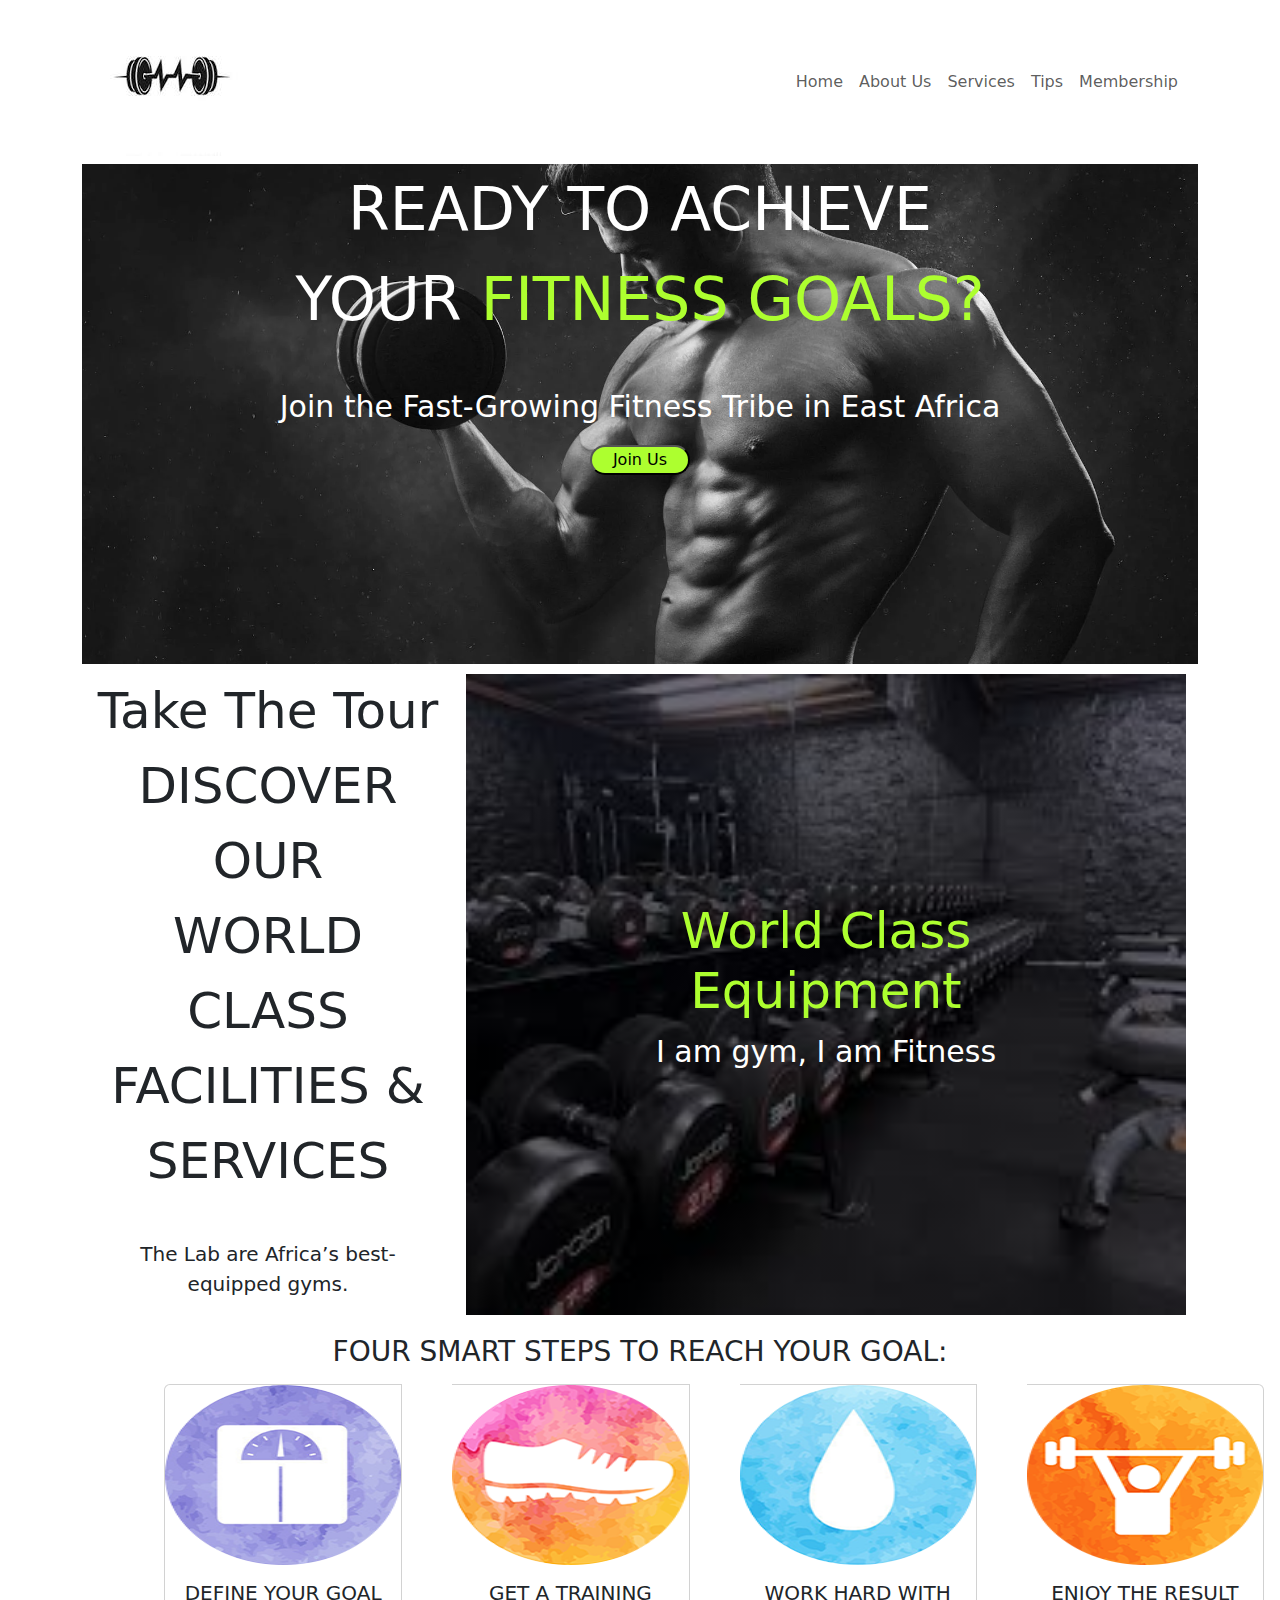
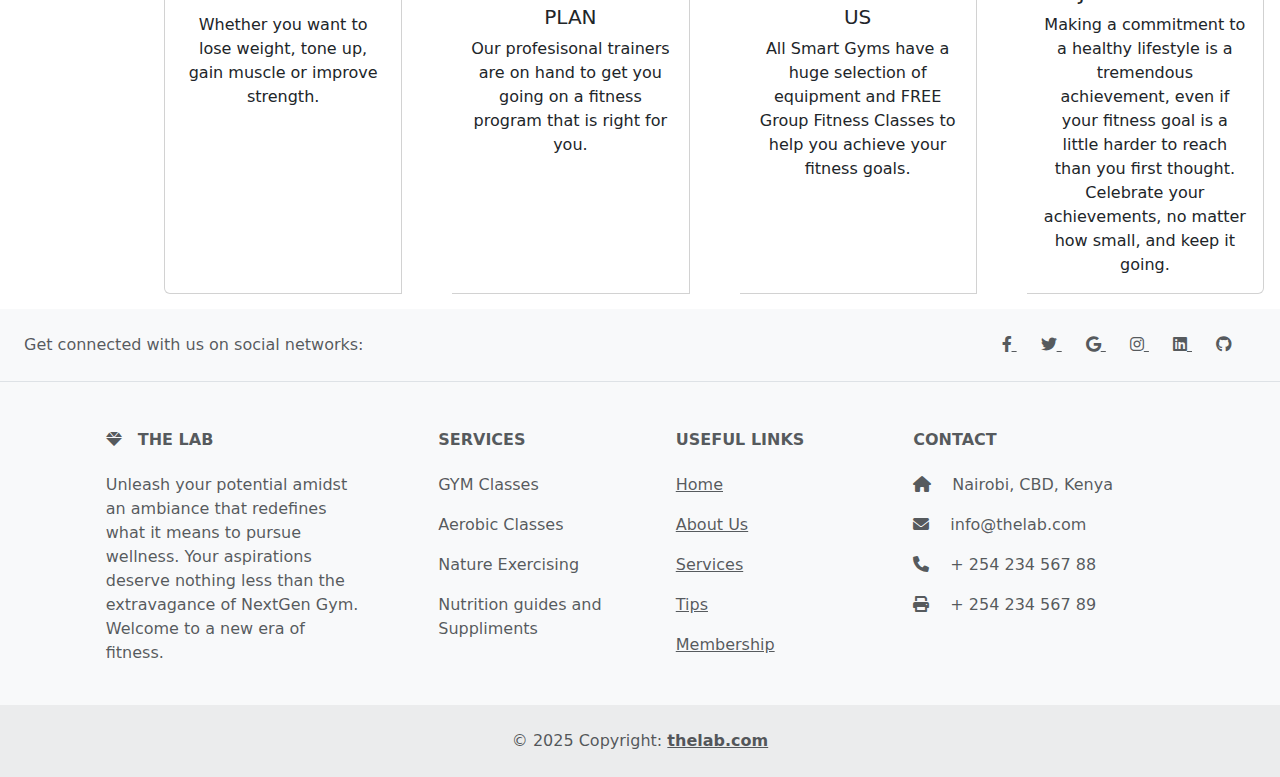
<file: index.html>
<!DOCTYPE html>
<html lang="en">
<head>
    <meta charset="UTF-8">
    <meta name="viewport" content="width=device-width, initial-scale=1.0">
    <title>Home</title>
    <link rel="stylesheet" href="styles.css">
    <link href="https://cdn.jsdelivr.net/npm/bootstrap@5.3.3/dist/css/bootstrap.min.css" rel="stylesheet" integrity="sha384-QWTKZyjpPEjISv5WaRU9OFeRpok6YctnYmDr5pNlyT2bRjXh0JMhjY6hW+ALEwIH" crossorigin="anonymous">
<link href="https://cdnjs.cloudflare.com/ajax/libs/font-awesome/6.0.0/css/all.min.css" rel="stylesheet">
</head>
<body>
  
    <div class="container">
    <nav class="navbar navbar-expand-lg">
  <div class="container-fluid">
    <img src="images/logo.jpeg" alt="logo">
    <button class="navbar-toggler" type="button" data-bs-toggle="collapse" data-bs-target="#navbarNav">
      <span class="navbar-toggler-icon"></span>
    </button>
    <div class="collapse navbar-collapse" id="navbarNav">
      <ul class="navbar-nav ms-auto">
        <li class="nav-item"><a class="nav-link" href="index.html">Home</a></li>
        <li class="nav-item"><a class="nav-link" href="about.html">About Us</a></li>
        <li class="nav-item"><a class="nav-link" href="services.html">Services</a></li>
        <li class="nav-item"><a class="nav-link" href="tips.html">Tips</a></li>
        <li class="nav-item"><a class="nav-link" href="membership.html">Membership</a></li>
      </ul>
    </div>
  </div>
</nav>
    <div class="first" style="background-image: url(images/fitness.webp);">
        <p style="font-size:60px;margin-top: 0%; color: white;">READY TO ACHIEVE<br> YOUR <span style="color: greenyellow;">FITNESS GOALS?</span></p><br>
        <p style="color: white; font-size: 30px;">Join the Fast-Growing Fitness Tribe in East Africa</p>
        <a href="membership.html" style="text-align: center;"><button style="border-radius: 30px; text-align: center; width: 100px; background-color: greenyellow;">Join Us</button></a>

    </div>
    <div class="container text-center" style="margin-top: 10px;">
      <div class="row">
        <div class="col-sm-4">
          <p style="font-size: 50px;">
            Take The Tour <br>
            DISCOVER OUR <br>
            WORLD CLASS <br>
            FACILITIES & SERVICES  <br>
          </p><br>
          <p style="font-size: 20px;">The Lab are Africa’s best-equipped gyms.</p>
        </div>
        <div class="col-sm-8">
          <div class="hero-image">
            <div class="hero-text">
              <h1 style="font-size: 50px; color: greenyellow;" >World Class Equipment</h1>
              <p style="font-size: 30px;">I am gym, I am Fitness</p>
              
            </div>
          </div>
        </div>
      </div>
      <div style="margin-top: 20px;">
        <h3>FOUR SMART STEPS TO REACH YOUR GOAL:</h3>
      </div>
      <div class="card-group" style="gap: 50px; margin-top: 15px; width: 1100px; height: auto; margin-left: 70px;">
        <div class="card">
          <img src="images/goal.png" class="card-img-top" alt="Plan;" height="180px" width="180px" style="max-width: 100%;">
          <div class="card-body">
            <h5 class="card-title">DEFINE YOUR GOAL</h5>
            <p class="card-text">Whether you want to lose weight, tone up, gain muscle or improve strength.</p>
           
          </div>
        </div>
        <div class="card">
          <img src="images/plan.png" class="card-img-top" alt="Plan" height="180px" width="180px">
          <div class="card-body">
            <h5 class="card-title">GET A TRAINING PLAN</h5>
            <p class="card-text">Our profesisonal trainers are on hand to get you going on a fitness program that is right for you.</p>
           
          </div>
        </div>
        <div class="card">
          <img src="images/work.png" class="card-img-top" alt="work Hard" height="180px" width="180px">
          <div class="card-body">
            <h5 class="card-title">WORK HARD WITH US</h5>
            <p class="card-text">All Smart Gyms have a huge selection of equipment and FREE Group Fitness Classes to help you achieve your fitness goals.</p>
            
          </div>
        </div>
        <div class="card">
          <img src="images/result.png" class="card-img-top" alt="..." height="180px" width="180px">
          <div class="card-body">
            <h5 class="card-title">ENJOY THE RESULT</h5>
            <p class="card-text">Making a commitment to a healthy lifestyle is a tremendous achievement, even if your fitness goal is a little harder to reach than you first thought. Celebrate your achievements, no matter how small, and keep it going.</p>
            
          </div>
          
            
            
        </div>
      </div>
      </div>
      </div>
      

     <!-- Footer -->
<footer class="text-center text-lg-start bg-body-tertiary text-muted footer" style="width: 100%; margin-top: 15px;">
  <!-- Section: Social media -->
  <section class="d-flex justify-content-center justify-content-lg-between p-4 border-bottom">
    <!-- Left -->
    <div class="me-5 d-none d-lg-block">
      <span>Get connected with us on social networks:</span>
    </div>
    <!-- Left -->

    <!-- Right -->
    <div>
      <a href="" class="me-4 text-reset">
        <i class="fab fa-facebook-f"></i>
      </a>
      <a href="" class="me-4 text-reset">
        <i class="fab fa-twitter"></i>
      </a>
      <a href="" class="me-4 text-reset">
        <i class="fab fa-google"></i>
      </a>
      <a href="" class="me-4 text-reset">
        <i class="fab fa-instagram"></i>
      </a>
      <a href="" class="me-4 text-reset">
        <i class="fab fa-linkedin"></i>
      </a>
      <a href="" class="me-4 text-reset">
        <i class="fab fa-github"></i>
      </a>
    </div>
    <!-- Right -->
  </section>
  <!-- Section: Social media -->

  <!-- Section: Links  -->
  <section class="">
    <div class="container text-center text-md-start mt-5">
      <!-- Grid row -->
      <div class="row mt-3">
        <!-- Grid column -->
        <div class="col-md-3 col-lg-4 col-xl-3 mx-auto mb-4">
          <!-- Content -->
          <h6 class="text-uppercase fw-bold mb-4">
            <i class="fas fa-gem me-3"></i>THE LAB
          </h6>
          <p>
            Unleash your potential amidst an ambiance that redefines what it means to pursue wellness. Your aspirations deserve nothing less than the extravagance of NextGen Gym. Welcome to a new era of fitness.
          </p>
        </div>
        <!-- Grid column -->

        <!-- Grid column -->
        <div class="col-md-2 col-lg-2 col-xl-2 mx-auto mb-4">
          <!-- Links -->
          <h6 class="text-uppercase fw-bold mb-4">
            SERVICES
          </h6>
          <p>
            GYM Classes
          </p>
          <p>
            Aerobic Classes
          </p>
          <p>
            Nature Exercising
          </p>
          <p>
            Nutrition guides and Suppliments
          </p>
        </div>
        <!-- Grid column -->

        <!-- Grid column -->
        <div class="col-md-3 col-lg-2 col-xl-2 mx-auto mb-4">
          <!-- Links -->
          <h6 class="text-uppercase fw-bold mb-4">
            Useful links
          </h6>
          <p>
            <a href="index.html" class="text-reset">Home</a>
          </p>
          <p>
            <a href="about.html" class="text-reset">About Us</a>
          </p>
          <p>
            <a href="services.html" class="text-reset">Services</a>
          </p>
          <p>
            <a href="tips.html" class="text-reset">Tips</a>
          </p>
          <p>
            <a href="membership.html" class="text-reset">Membership</a>
          </p>
        </div>
        <!-- Grid column -->

        <!-- Grid column -->
        <div class="col-md-4 col-lg-3 col-xl-3 mx-auto mb-md-0 mb-4">
          <!-- Links -->
          <h6 class="text-uppercase fw-bold mb-4">Contact</h6>
          <p><i class="fas fa-home me-3"></i> Nairobi, CBD, Kenya</p>
          <p>
            <i class="fas fa-envelope me-3"></i>
            info@thelab.com
          </p>
          <p><i class="fas fa-phone me-3"></i> + 254 234 567 88</p>
          <p><i class="fas fa-print me-3"></i> + 254 234 567 89</p>
        </div>
        <!-- Grid column -->
      </div>
      <!-- Grid row -->
    </div>
  </section>
  <!-- Section: Links  -->

  <!-- Copyright -->
  <div class="text-center p-4" style="background-color: rgba(0, 0, 0, 0.05);">
    © 2025 Copyright:
    <a class="text-reset fw-bold" href="index.html" >thelab.com</a>
  </div>
  <!-- Copyright -->
</footer>
<!-- Footer -->

    <script src="https://cdn.jsdelivr.net/npm/bootstrap@5.3.3/dist/js/bootstrap.bundle.min.js" integrity="sha384-YvpcrYf0tY3lHB60NNkmXc5s9fDVZLESaAA55NDzOxhy9GkcIdslK1eN7N6jIeHz" crossorigin="anonymous"></script> 
    <script src="https://cdn.jsdelivr.net/npm/@popperjs/core@2.11.8/dist/umd/popper.min.js" integrity="sha384-I7E8VVD/ismYTF4hNIPjVp/Zjvgyol6VFvRkX/vR+Vc4jQkC+hVqc2pM8ODewa9r" crossorigin="anonymous"></script>
    <script src="https://cdn.jsdelivr.net/npm/bootstrap@5.3.3/dist/js/bootstrap.min.js" integrity="sha384-0pUGZvbkm6XF6gxjEnlmuGrJXVbNuzT9qBBavbLwCsOGabYfZo0T0to5eqruptLy" crossorigin="anonymous"></script>   
</body>

</html>
</file>
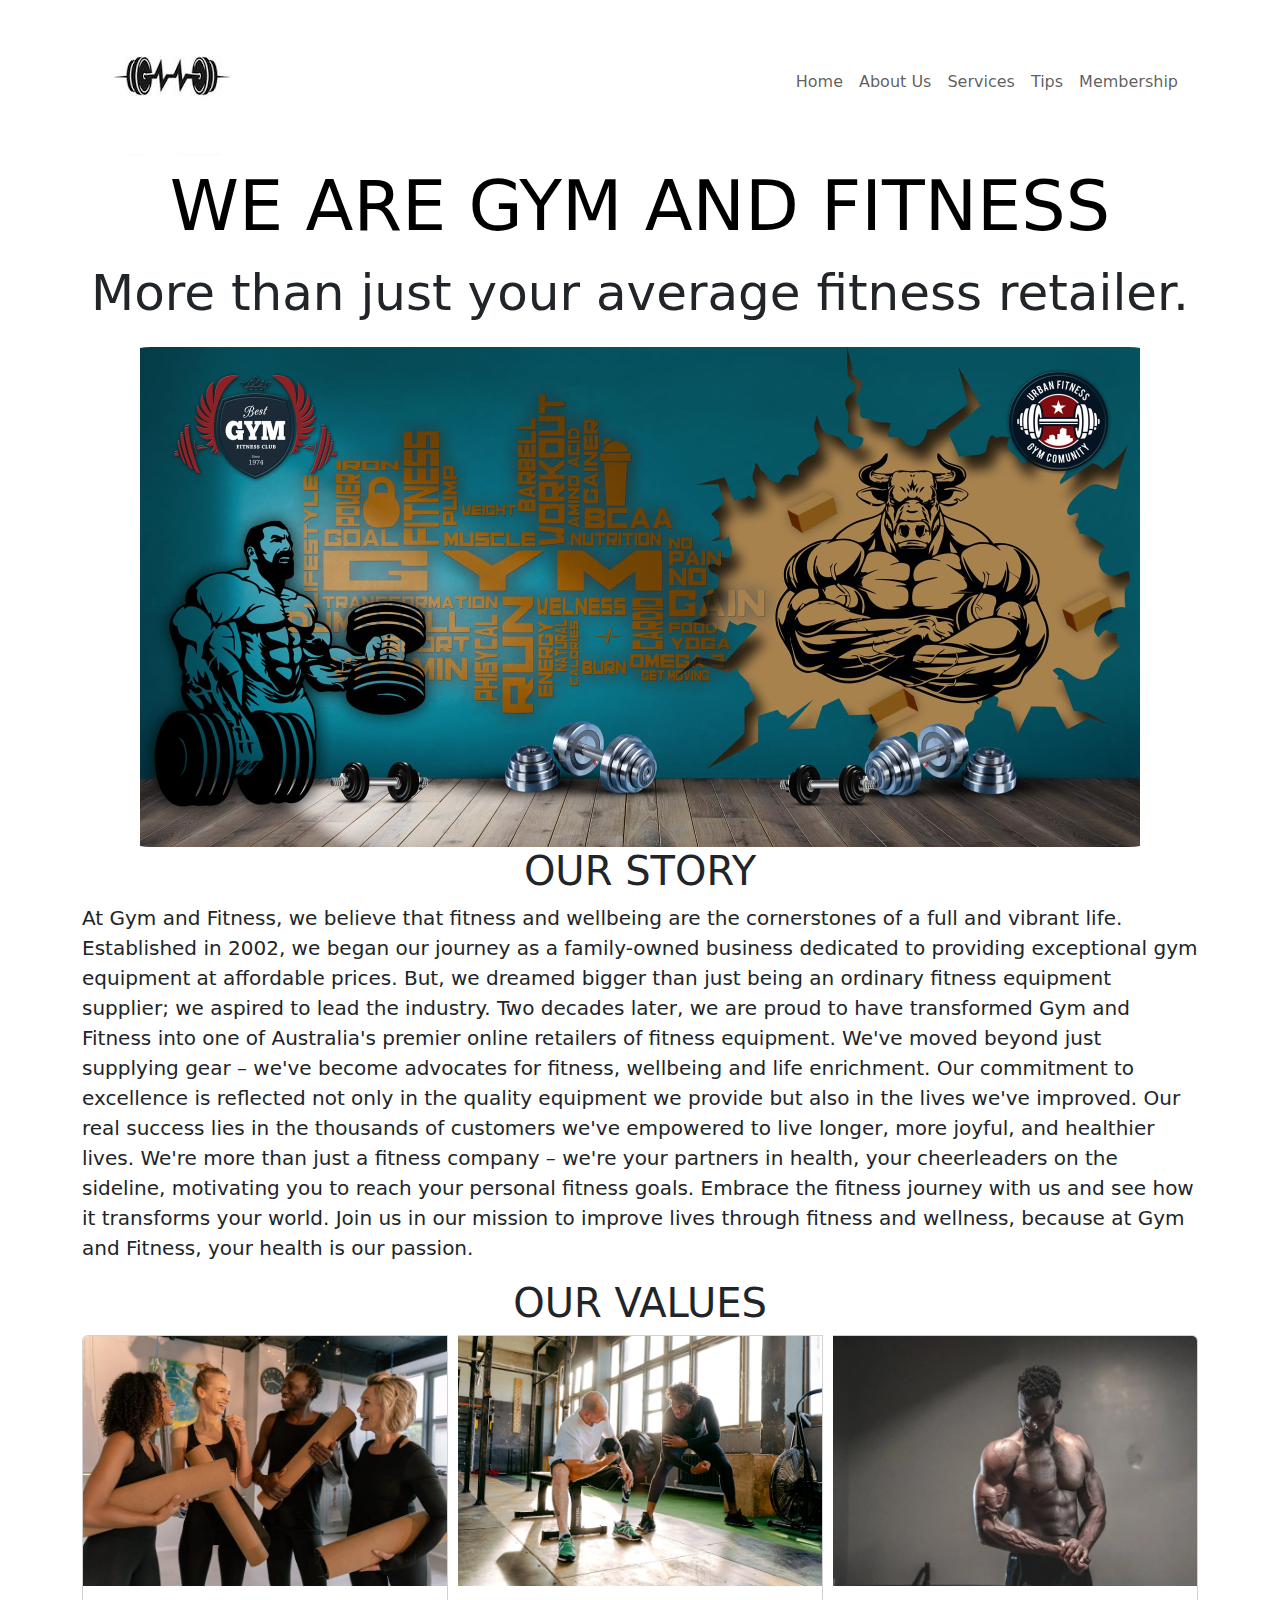
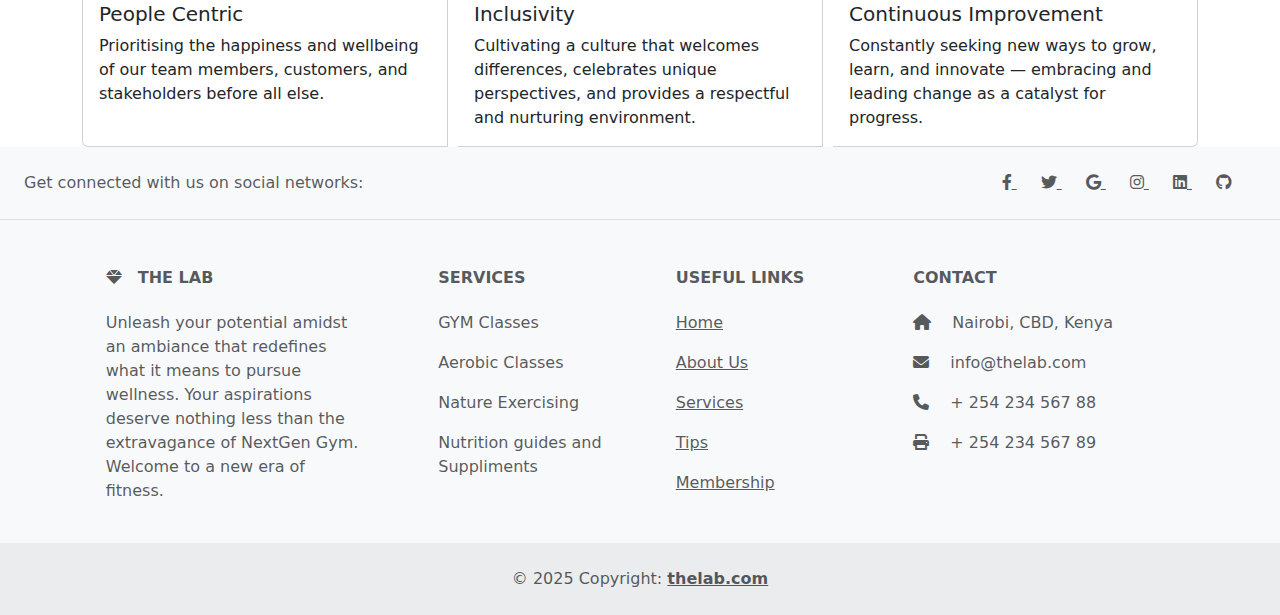
<file: about.html>
<!DOCTYPE html>
<html lang="en">
<head>
    <meta charset="UTF-8">
    <meta name="viewport" content="width=device-width, initial-scale=1.0">
    <title>About Us</title>
    <link rel="stylesheet" href="styles.css">
    <link href="https://cdn.jsdelivr.net/npm/bootstrap@5.3.3/dist/css/bootstrap.min.css" rel="stylesheet" integrity="sha384-QWTKZyjpPEjISv5WaRU9OFeRpok6YctnYmDr5pNlyT2bRjXh0JMhjY6hW+ALEwIH" crossorigin="anonymous">
    <link href="https://cdnjs.cloudflare.com/ajax/libs/font-awesome/6.0.0/css/all.min.css" rel="stylesheet">
    <link rel="preconnect" href="https://fonts.googleapis.com">
<link rel="preconnect" href="https://fonts.gstatic.com" crossorigin>
<link href="https://fonts.googleapis.com/css2?family=Dancing+Script:wght@400..700&family=Honk&family=Lobster&family=Oleo+Script:wght@400;700&family=Permanent+Marker&display=swap" rel="stylesheet">
  
</head>
<body>
  <div class="container">
    <nav class="navbar navbar-expand-lg">
  <div class="container-fluid">
    <img src="images/logo.jpeg" alt="logo">
    <button class="navbar-toggler" type="button" data-bs-toggle="collapse" data-bs-target="#navbarNav">
      <span class="navbar-toggler-icon"></span>
    </button>
    <div class="collapse navbar-collapse" id="navbarNav">
      <ul class="navbar-nav ms-auto">
        <li class="nav-item"><a class="nav-link" href="index.html">Home</a></li>
        <li class="nav-item"><a class="nav-link" href="about.html">About Us</a></li>
        <li class="nav-item"><a class="nav-link" href="services.html">Services</a></li>
        <li class="nav-item"><a class="nav-link" href="tips.html">Tips</a></li>
        <li class="nav-item"><a class="nav-link" href="membership.html">Membership</a></li>
      </ul>
    </div>
  </div>
</nav>
      <header style="text-align: center; font-size: 50px;" >
        <h3 style="color:black; font-size: 70px;">WE ARE GYM AND FITNESS</h3>
        <p>More than just your average fitness retailer.</p>
      </header>
      <div class="imgb" >
        <img src="images/gym4.jpg" alt="gym" height="500px" width="100%" style="border-radius: 70px; max-width: 100%; object-fit: contain;">
      </div>
      <div class="aboutb">
        <h1 style="text-align: center;">
          OUR STORY
        </h1>
        <p style="font-size: 20px; ">At Gym and Fitness, we believe that fitness and wellbeing are the cornerstones of a full and vibrant life. Established in 2002, we began our journey as a family-owned business dedicated to providing exceptional gym equipment at affordable prices. But, we dreamed bigger than just being an ordinary fitness equipment supplier; we aspired to lead the industry.

          Two decades later, we are proud to have transformed Gym and Fitness into one of Australia's premier online retailers of fitness equipment. We've moved beyond just supplying gear – we've become advocates for fitness, wellbeing and life enrichment. Our commitment to excellence is reflected not only in the quality equipment we provide but also in the lives we've improved.
          
          Our real success lies in the thousands of customers we've empowered to live longer, more joyful, and healthier lives. We're more than just a fitness company – we're your partners in health, your cheerleaders on the sideline, motivating you to reach your personal fitness goals. Embrace the fitness journey with us and see how it transforms your world.
          
          Join us in our mission to improve lives through fitness and wellness, because at Gym and Fitness, your health is our passion.</p>

      </div>
      <div class="values">
        <h1 style="text-align: center;">OUR VALUES</h1>
        <div class="card-group" style="gap: 10px;">
          <div class="card">
            <img src="images/happy.webp" class="card-img-top" alt="Plan" height="250px" width="300px">
            <div class="card-body">
              <h5 class="card-title">People Centric</h5>
              <p class="card-text">Prioritising the happiness and wellbeing of our team members, customers, and stakeholders before all else.</p>
              
            </div>
          </div>
          <div class="card">
            <img src="images/inclusivity.jpeg" class="card-img-top" alt="work Hard" height="250px" width="300px">
            <div class="card-body">
              <h5 class="card-title">Inclusivity</h5>
              <p class="card-text">Cultivating a culture that welcomes differences, celebrates unique perspectives, and provides a respectful and nurturing environment.</p>
              
            </div>
          </div>
          <div class="card">
            <img src="images/improve.webp" class="card-img-top" alt="..." height="250px" width="300px">
            <div class="card-body">
              <h5 class="card-title">Continuous Improvement</h5>
              <p class="card-text">Constantly seeking new ways to grow, learn, and innovate — embracing and leading change as a catalyst for progress.</p>
           
            </div>

      </div>
      </div>
      </div>
      </div>

        <!-- Footer -->
<footer class="text-center text-lg-start bg-body-tertiary text-muted footer" >
  <!-- Section: Social media -->
  <section class="d-flex justify-content-center justify-content-lg-between p-4 border-bottom">
    <!-- Left -->
    <div class="me-5 d-none d-lg-block">
      <span>Get connected with us on social networks:</span>
    </div>
    <!-- Left -->

    <!-- Right -->
    <div>
      <a href="" class="me-4 text-reset">
        <i class="fab fa-facebook-f"></i>
      </a>
      <a href="" class="me-4 text-reset">
        <i class="fab fa-twitter"></i>
      </a>
      <a href="" class="me-4 text-reset">
        <i class="fab fa-google"></i>
      </a>
      <a href="" class="me-4 text-reset">
        <i class="fab fa-instagram"></i>
      </a>
      <a href="" class="me-4 text-reset">
        <i class="fab fa-linkedin"></i>
      </a>
      <a href="" class="me-4 text-reset">
        <i class="fab fa-github"></i>
      </a>
    </div>
    <!-- Right -->
  </section>
  <!-- Section: Social media -->

  <!-- Section: Links  -->
  <section class="">
    <div class="container text-center text-md-start mt-5">
      <!-- Grid row -->
      <div class="row mt-3">
        <!-- Grid column -->
        <div class="col-md-3 col-lg-4 col-xl-3 mx-auto mb-4">
          <!-- Content -->
          <h6 class="text-uppercase fw-bold mb-4">
            <i class="fas fa-gem me-3"></i>THE LAB
          </h6>
          <p>
            Unleash your potential amidst an ambiance that redefines what it means to pursue wellness. Your aspirations deserve nothing less than the extravagance of NextGen Gym. Welcome to a new era of fitness.
          </p>
        </div>
        <!-- Grid column -->

        <!-- Grid column -->
        <div class="col-md-2 col-lg-2 col-xl-2 mx-auto mb-4">
          <!-- Links -->
          <h6 class="text-uppercase fw-bold mb-4">
            SERVICES
          </h6>
          <p>
            GYM Classes
          </p>
          <p>
            Aerobic Classes
          </p>
          <p>
            Nature Exercising
          </p>
          <p>
            Nutrition guides and Suppliments
          </p>
        </div>
        <!-- Grid column -->

        <!-- Grid column -->
        <div class="col-md-3 col-lg-2 col-xl-2 mx-auto mb-4">
          <!-- Links -->
          <h6 class="text-uppercase fw-bold mb-4">
            Useful links
          </h6>
          <p>
            <a href="index.html" class="text-reset">Home</a>
          </p>
          <p>
            <a href="about.html" class="text-reset">About Us</a>
          </p>
          <p>
            <a href="services.html" class="text-reset">Services</a>
          </p>
          <p>
            <a href="tips.html" class="text-reset">Tips</a>
          </p>
          <p>
            <a href="membership.html" class="text-reset">Membership</a>
          </p>
        </div>
        <!-- Grid column -->

        <!-- Grid column -->
        <div class="col-md-4 col-lg-3 col-xl-3 mx-auto mb-md-0 mb-4">
          <!-- Links -->
          <h6 class="text-uppercase fw-bold mb-4">Contact</h6>
          <p><i class="fas fa-home me-3"></i> Nairobi, CBD, Kenya</p>
          <p>
            <i class="fas fa-envelope me-3"></i>
            info@thelab.com
          </p>
          <p><i class="fas fa-phone me-3"></i> + 254 234 567 88</p>
          <p><i class="fas fa-print me-3"></i> + 254 234 567 89</p>
        </div>
        <!-- Grid column -->
      </div>
      <!-- Grid row -->
    </div>
  </section>
  <!-- Section: Links  -->

  <!-- Copyright -->
  <div class="text-center p-4" style="background-color: rgba(0, 0, 0, 0.05);">
    © 2025 Copyright:
    <a class="text-reset fw-bold" href="index.html">thelab.com</a>
  </div>
  <!-- Copyright -->
</footer>
<!-- Footer -->
      




    <script src="https://cdn.jsdelivr.net/npm/bootstrap@5.3.3/dist/js/bootstrap.bundle.min.js" integrity="sha384-YvpcrYf0tY3lHB60NNkmXc5s9fDVZLESaAA55NDzOxhy9GkcIdslK1eN7N6jIeHz" crossorigin="anonymous"></script> 
    <script src="https://cdn.jsdelivr.net/npm/@popperjs/core@2.11.8/dist/umd/popper.min.js" integrity="sha384-I7E8VVD/ismYTF4hNIPjVp/Zjvgyol6VFvRkX/vR+Vc4jQkC+hVqc2pM8ODewa9r" crossorigin="anonymous"></script>
    <script src="https://cdn.jsdelivr.net/npm/bootstrap@5.3.3/dist/js/bootstrap.min.js" integrity="sha384-0pUGZvbkm6XF6gxjEnlmuGrJXVbNuzT9qBBavbLwCsOGabYfZo0T0to5eqruptLy" crossorigin="anonymous"></script>   
</body>

</html>
</file>
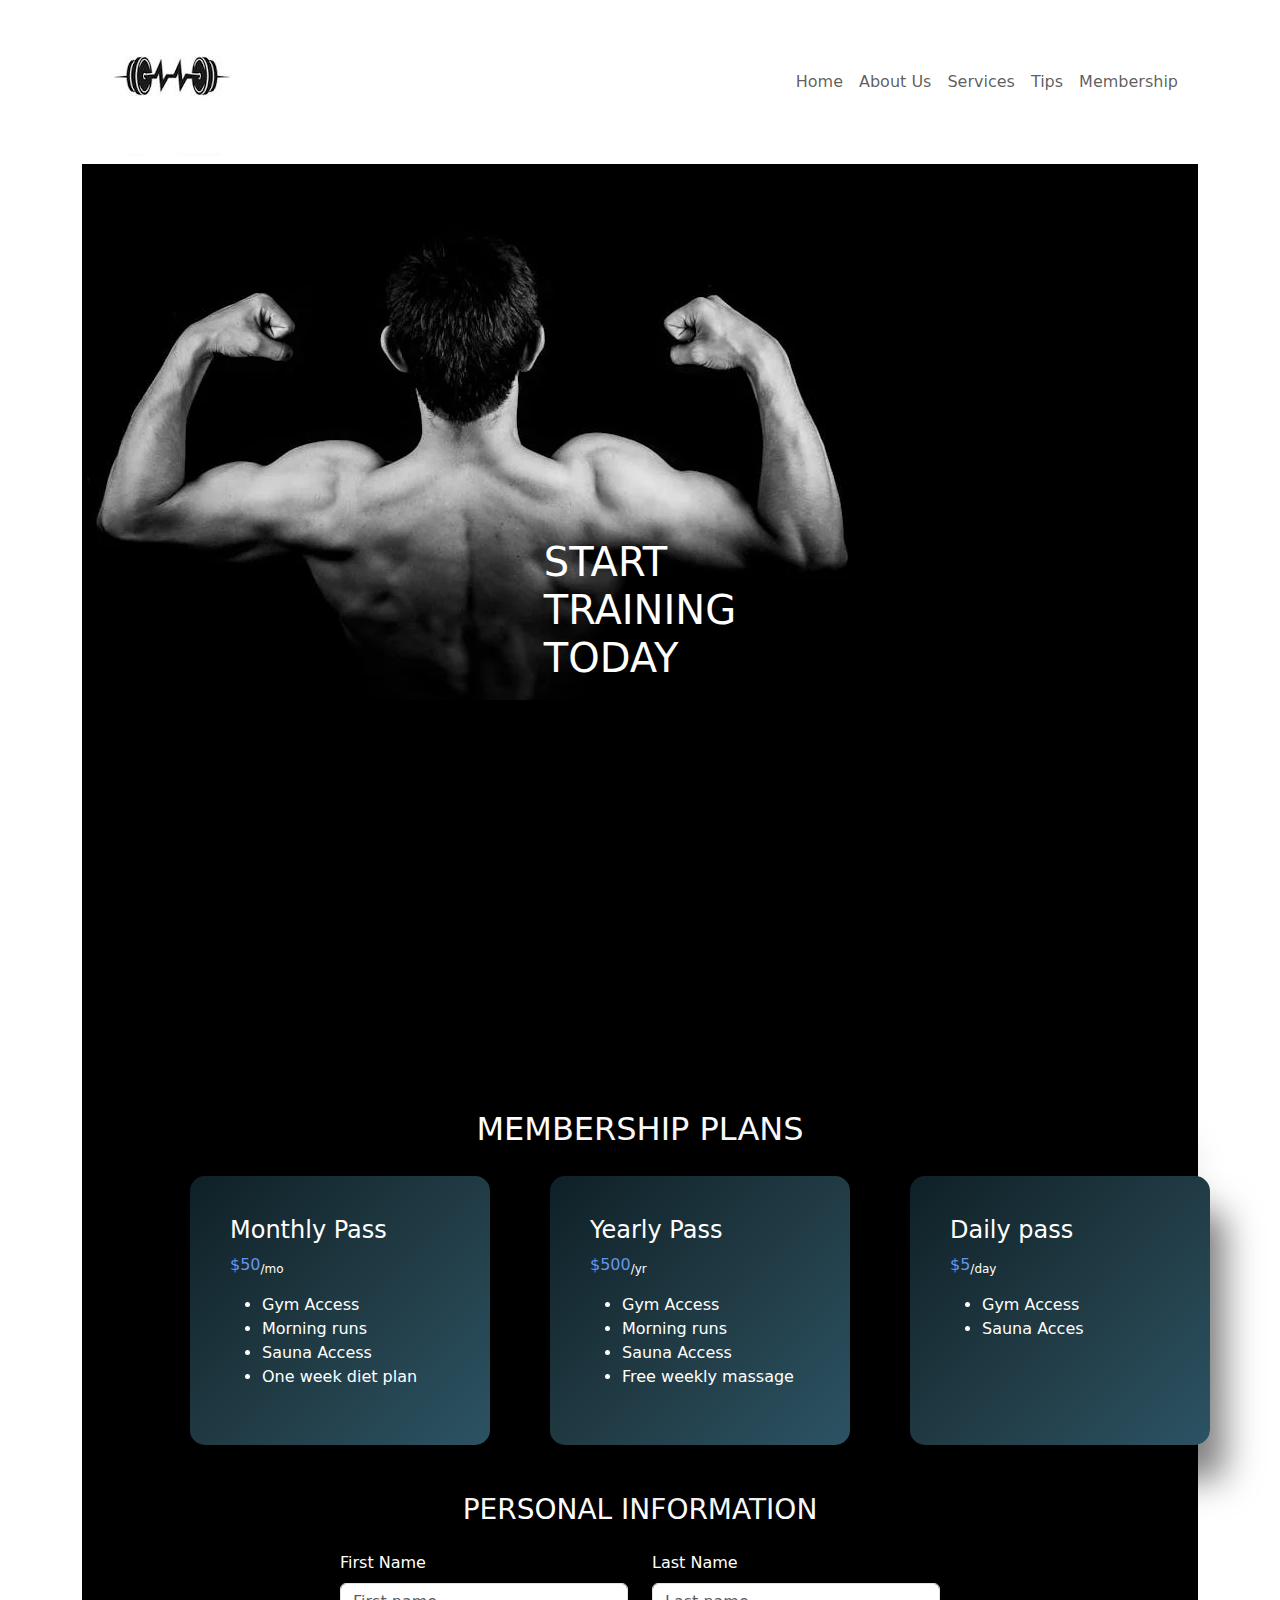
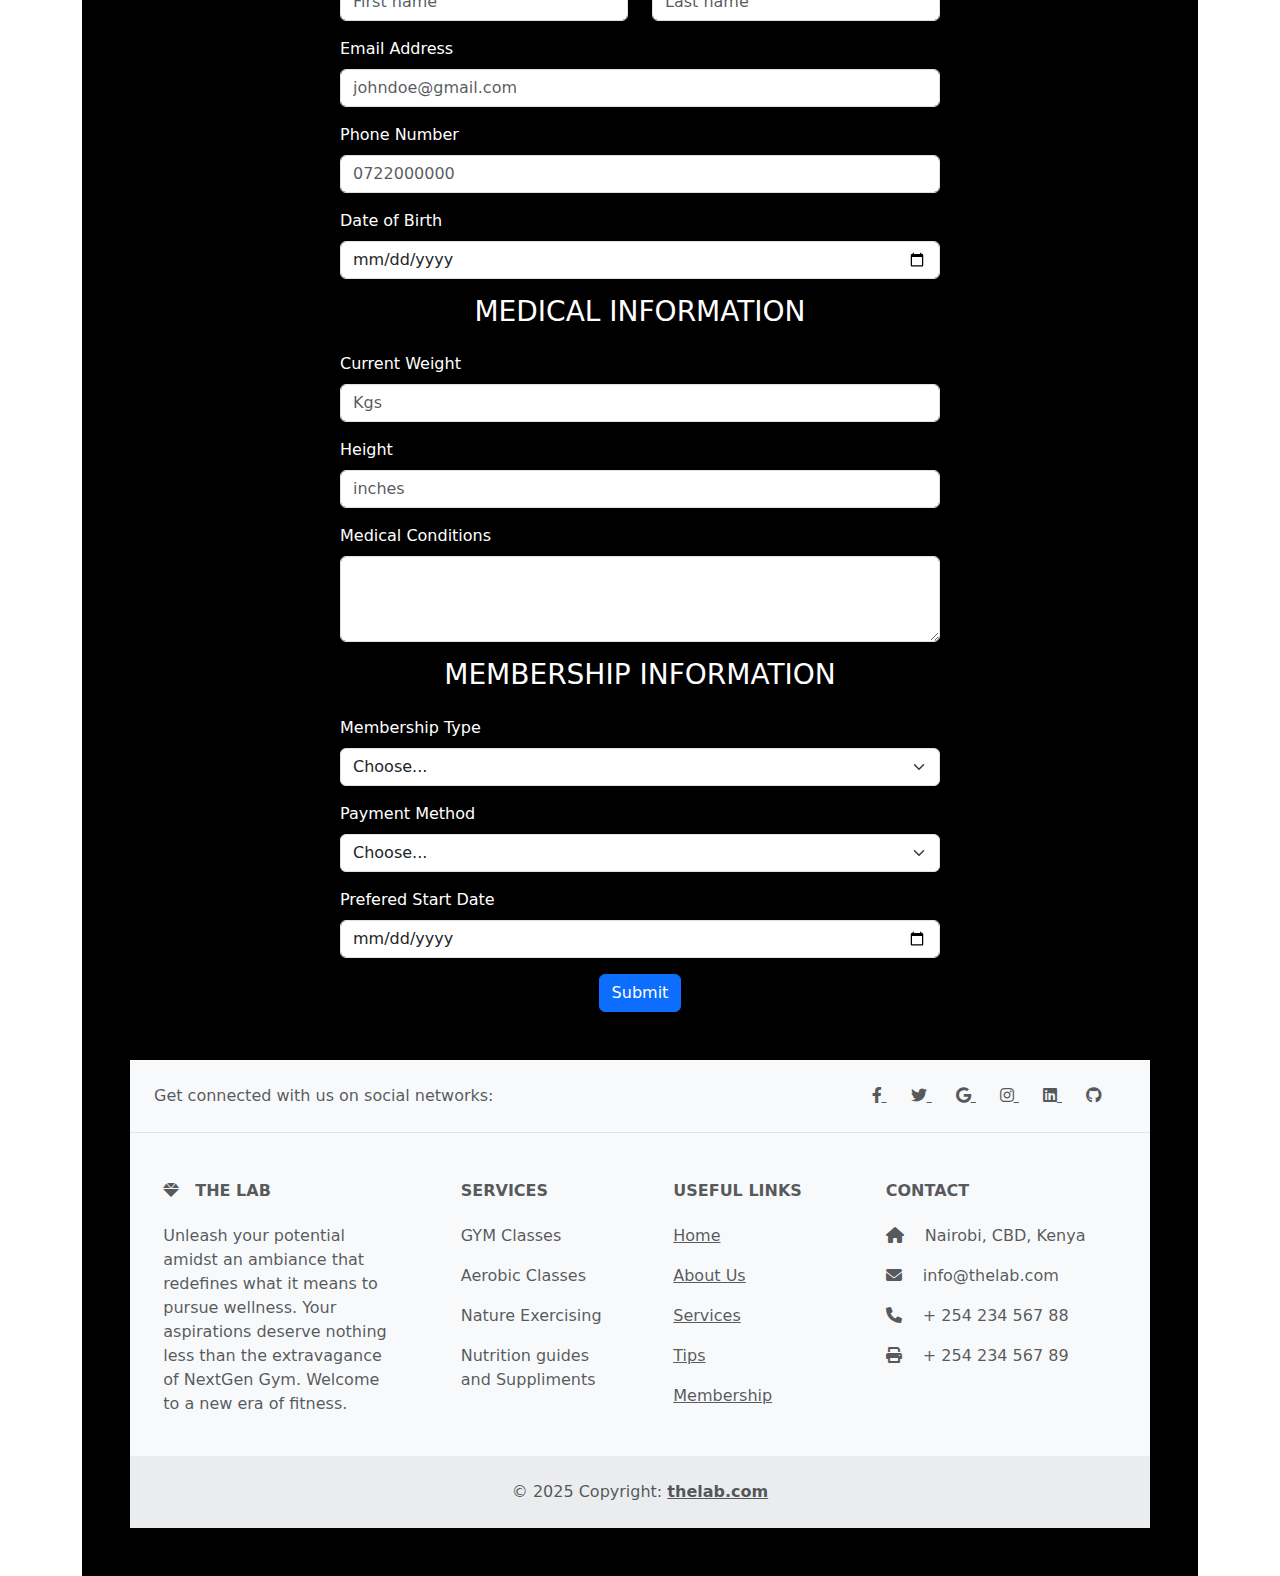
<file: membership.html>
<!DOCTYPE html>
<html lang="en">
<head>
    <meta charset="UTF-8">
    <meta name="viewport" content="width=device-width, initial-scale=1.0">
    <title>Membership</title>
    <link rel="stylesheet" href="styles.css">
    <link href="https://cdn.jsdelivr.net/npm/bootstrap@5.3.3/dist/css/bootstrap.min.css" rel="stylesheet" integrity="sha384-QWTKZyjpPEjISv5WaRU9OFeRpok6YctnYmDr5pNlyT2bRjXh0JMhjY6hW+ALEwIH" crossorigin="anonymous">
    <link href="https://cdnjs.cloudflare.com/ajax/libs/font-awesome/6.0.0/css/all.min.css" rel="stylesheet">
    <script>
      function showAlert(){
    alert("You have successfully registered!");
   }
    </script>
</head>
<body>
  <div class="container">
    <nav class="navbar navbar-expand-lg">
  <div class="container-fluid">
    <img src="images/logo.jpeg" alt="logo">
    <button class="navbar-toggler" type="button" data-bs-toggle="collapse" data-bs-target="#navbarNav">
      <span class="navbar-toggler-icon"></span>
    </button>
    <div class="collapse navbar-collapse" id="navbarNav">
      <ul class="navbar-nav ms-auto">
        <li class="nav-item"><a class="nav-link" href="index.html">Home</a></li>
        <li class="nav-item"><a class="nav-link" href="about.html">About Us</a></li>
        <li class="nav-item"><a class="nav-link" href="services.html">Services</a></li>
        <li class="nav-item"><a class="nav-link" href="tips.html">Tips</a></li>
        <li class="nav-item"><a class="nav-link" href="membership.html">Membership</a></li>
      </ul>
    </div>
  </div>
</nav>
<div
  class="bg-image d-flex justify-content-center align-items-center"
  style="
    background-image: url('images/back.webp');
    height: 100vh;
    background-repeat: no-repeat;
    background-color: black;
  "
>
  <h1 class="text-white">START <br>TRAINING <br> TODAY</h1><br><br>

</div>
<!-- Replace this div -->
<div class="container-fluid p-5" style="background-color: black; margin-top: -2px; color: white;">
  <h2 class="text-center;" style="text-align: center;">MEMBERSHIP PLANS</h2>
<div class="pricing-table">
  <div class="pricing-card">
    <h4>Monthly Pass</h4>
   <p><span style="color: cornflowerblue;">$50</span><sub>/mo</sub></p>
   <ul>
    <li>Gym Access</li>
    <li>Morning runs</li>
    <li>Sauna Access</li>
    <li>One week diet plan</li>
   </ul>
  </div>
  <div class="pricing-card">
    <h4>Yearly Pass</h4>
    
    <p><span style="color: cornflowerblue;">$500</span><sub>/yr</sub></p>
    <ul>
      <li>Gym Access</li>
      <li>Morning runs</li>
      <li>Sauna Access</li>
      <li>Free weekly massage</li>
     </ul>
  </div>
  <div class="pricing-card">
    <h4>Daily pass</h4>
    <p><span style="color: cornflowerblue;">$5</span><sub>/day</sub></p>
    <ul>
      <li>Gym Access</li>
      <li>Sauna Acces</li>
      
      
     </ul>
  </div>
</div>
<div class="container mt-5 mb-5">
  <form action="registration" class="mx-auto" style="max-width: 600px;">
    <h3 class="text-center mb-4">PERSONAL INFORMATION</h3>
    <div class="row mb-3">
      <div class="col-md-6">
        <label for="firstName" class="form-label">First Name</label>
        <input type="text" class="form-control" id="firstName" placeholder="First name">
      </div>
      <div class="col-md-6">
        <label for="lastName" class="form-label">Last Name</label>
        <input type="text" class="form-control" id="lastName" placeholder="Last name">
      </div>
    </div>

    <div class="mb-3">
      <label for="email" class="form-label">Email Address</label>
      <input type="email" class="form-control" id="email" placeholder="johndoe@gmail.com">
    </div>

    <div class="mb-3">
      <label for="phone" class="form-label">Phone Number</label>
      <input type="tel" class="form-control" id="phone" placeholder="0722000000">
    </div>

    <div class="mb-3">
      <label for="dob" class="form-label">Date of Birth</label>
      <input type="date" class="form-control" id="dob">
    </div>
    <h3 class="text-center mb-4">MEDICAL INFORMATION</h3>
    <div class="mb-3">
      <label for="currentweight" class="form-label">Current Weight</label>
      <input type="text" class="form-control" id="currentweight" placeholder="Kgs">
    </div>
    <div class="mb-3">
      <label for="height" class="form-label">Height</label>
      <input type="text" class="form-control" id="height" placeholder="inches">
    </div>
  
    <div class="mb-3">
      <label for="medCondition" class="form-label">Medical Conditions</label>
      <textarea class="form-control" id="medCondition" rows="3" placeholder="E.g. Asthma, Diabetes, etc.">

      </textarea>
    </div>
    <h3 class="text-center mb-4">MEMBERSHIP INFORMATION</h3>
    <div class="mb-3">
      <label for="membershipType" class="form-label">Membership Type</label>
      <select class="form-select" id="membershipType">
        <option selected>Choose...</option>
        <option>Monthly</option>
        <option>Yearly</option>
        <option>Daily</option>
      </select>
      </div>
      <div class="mb-3">
        <label for="paymentMethod" class="form-label">Payment Method</label>
        <select class="form-select" id="paymentMethod">
          <option selected>Choose...</option>
          <option>MPESA</option>
          <option>Credit Card</option>
          <option>Debit Card</option>
        </select>
        </div>
        <div class="mb-3">
          <label for="prefereddate" class="form-label">Prefered Start Date</label>
          <input type="date" class="form-control" id="prefereddate">
          </div>
         <div class="submit" style="text-align: center;">
          <a href="membership.html"><button type="submit" class="btn btn-primary" onclick="showAlert()">Submit</button>
          </a>
         </div>

    <!-- Continue updating the rest of your form fields using similar Bootstrap classes -->
    
  </form>
</div>
<footer class="text-center text-lg-start bg-body-tertiary text-muted footer" >
  <!-- Section: Social media -->
  <section class="d-flex justify-content-center justify-content-lg-between p-4 border-bottom">
    <!-- Left -->
    <div class="me-5 d-none d-lg-block">
      <span>Get connected with us on social networks:</span>
    </div>
    <!-- Left -->

    <!-- Right -->
    <div>
      <a href="" class="me-4 text-reset">
        <i class="fab fa-facebook-f"></i>
      </a>
      <a href="" class="me-4 text-reset">
        <i class="fab fa-twitter"></i>
      </a>
      <a href="" class="me-4 text-reset">
        <i class="fab fa-google"></i>
      </a>
      <a href="" class="me-4 text-reset">
        <i class="fab fa-instagram"></i>
      </a>
      <a href="" class="me-4 text-reset">
        <i class="fab fa-linkedin"></i>
      </a>
      <a href="" class="me-4 text-reset">
        <i class="fab fa-github"></i>
      </a>
    </div>
    <!-- Right -->
  </section>
  <!-- Section: Social media -->

  <!-- Section: Links  -->
  <section class="">
    <div class="container text-center text-md-start mt-5">
      <!-- Grid row -->
      <div class="row mt-3">
        <!-- Grid column -->
        <div class="col-md-3 col-lg-4 col-xl-3 mx-auto mb-4">
          <!-- Content -->
          <h6 class="text-uppercase fw-bold mb-4">
            <i class="fas fa-gem me-3"></i>THE LAB
          </h6>
          <p>
            Unleash your potential amidst an ambiance that redefines what it means to pursue wellness. Your aspirations deserve nothing less than the extravagance of NextGen Gym. Welcome to a new era of fitness.
          </p>
        </div>
        <!-- Grid column -->

        <!-- Grid column -->
        <div class="col-md-2 col-lg-2 col-xl-2 mx-auto mb-4">
          <!-- Links -->
          <h6 class="text-uppercase fw-bold mb-4">
            SERVICES
          </h6>
          <p>
            GYM Classes
          </p>
          <p>
            Aerobic Classes
          </p>
          <p>
            Nature Exercising
          </p>
          <p>
            Nutrition guides and Suppliments
          </p>
        </div>
        <!-- Grid column -->

        <!-- Grid column -->
        <div class="col-md-3 col-lg-2 col-xl-2 mx-auto mb-4">
          <!-- Links -->
          <h6 class="text-uppercase fw-bold mb-4">
            Useful links
          </h6>
          <p>
            <a href="index.html" class="text-reset">Home</a>
          </p>
          <p>
            <a href="about.html" class="text-reset">About Us</a>
          </p>
          <p>
            <a href="services.html" class="text-reset">Services</a>
          </p>
          <p>
            <a href="tips.html" class="text-reset">Tips</a>
          </p>
          <p>
            <a href="membership.html" class="text-reset">Membership</a>
          </p>
        </div>
        <!-- Grid column -->

        <!-- Grid column -->
        <div class="col-md-4 col-lg-3 col-xl-3 mx-auto mb-md-0 mb-4">
          <!-- Links -->
          <h6 class="text-uppercase fw-bold mb-4">Contact</h6>
          <p><i class="fas fa-home me-3"></i> Nairobi, CBD, Kenya</p>
          <p>
            <i class="fas fa-envelope me-3"></i>
            info@thelab.com
          </p>
          <p><i class="fas fa-phone me-3"></i> + 254 234 567 88</p>
          <p><i class="fas fa-print me-3"></i> + 254 234 567 89</p>
        </div>
        <!-- Grid column -->
      </div>
      <!-- Grid row -->
    </div>
  </section>
  <!-- Section: Links  -->

  <!-- Copyright -->
  <div class="text-center p-4" style="background-color: rgba(0, 0, 0, 0.05);">
    © 2025 Copyright:
    <a class="text-reset fw-bold" href="index.html">thelab.com</a>
  </div>
  <!-- Copyright -->
</footer>
<!-- Footer -->

    <script src="https://cdn.jsdelivr.net/npm/bootstrap@5.3.3/dist/js/bootstrap.bundle.min.js" integrity="sha384-YvpcrYf0tY3lHB60NNkmXc5s9fDVZLESaAA55NDzOxhy9GkcIdslK1eN7N6jIeHz" crossorigin="anonymous"></script> 
    <script src="https://cdn.jsdelivr.net/npm/@popperjs/core@2.11.8/dist/umd/popper.min.js" integrity="sha384-I7E8VVD/ismYTF4hNIPjVp/Zjvgyol6VFvRkX/vR+Vc4jQkC+hVqc2pM8ODewa9r" crossorigin="anonymous"></script>
    <script src="https://cdn.jsdelivr.net/npm/bootstrap@5.3.3/dist/js/bootstrap.min.js" integrity="sha384-0pUGZvbkm6XF6gxjEnlmuGrJXVbNuzT9qBBavbLwCsOGabYfZo0T0to5eqruptLy" crossorigin="anonymous"></script>   
</body>

</html>
</file>
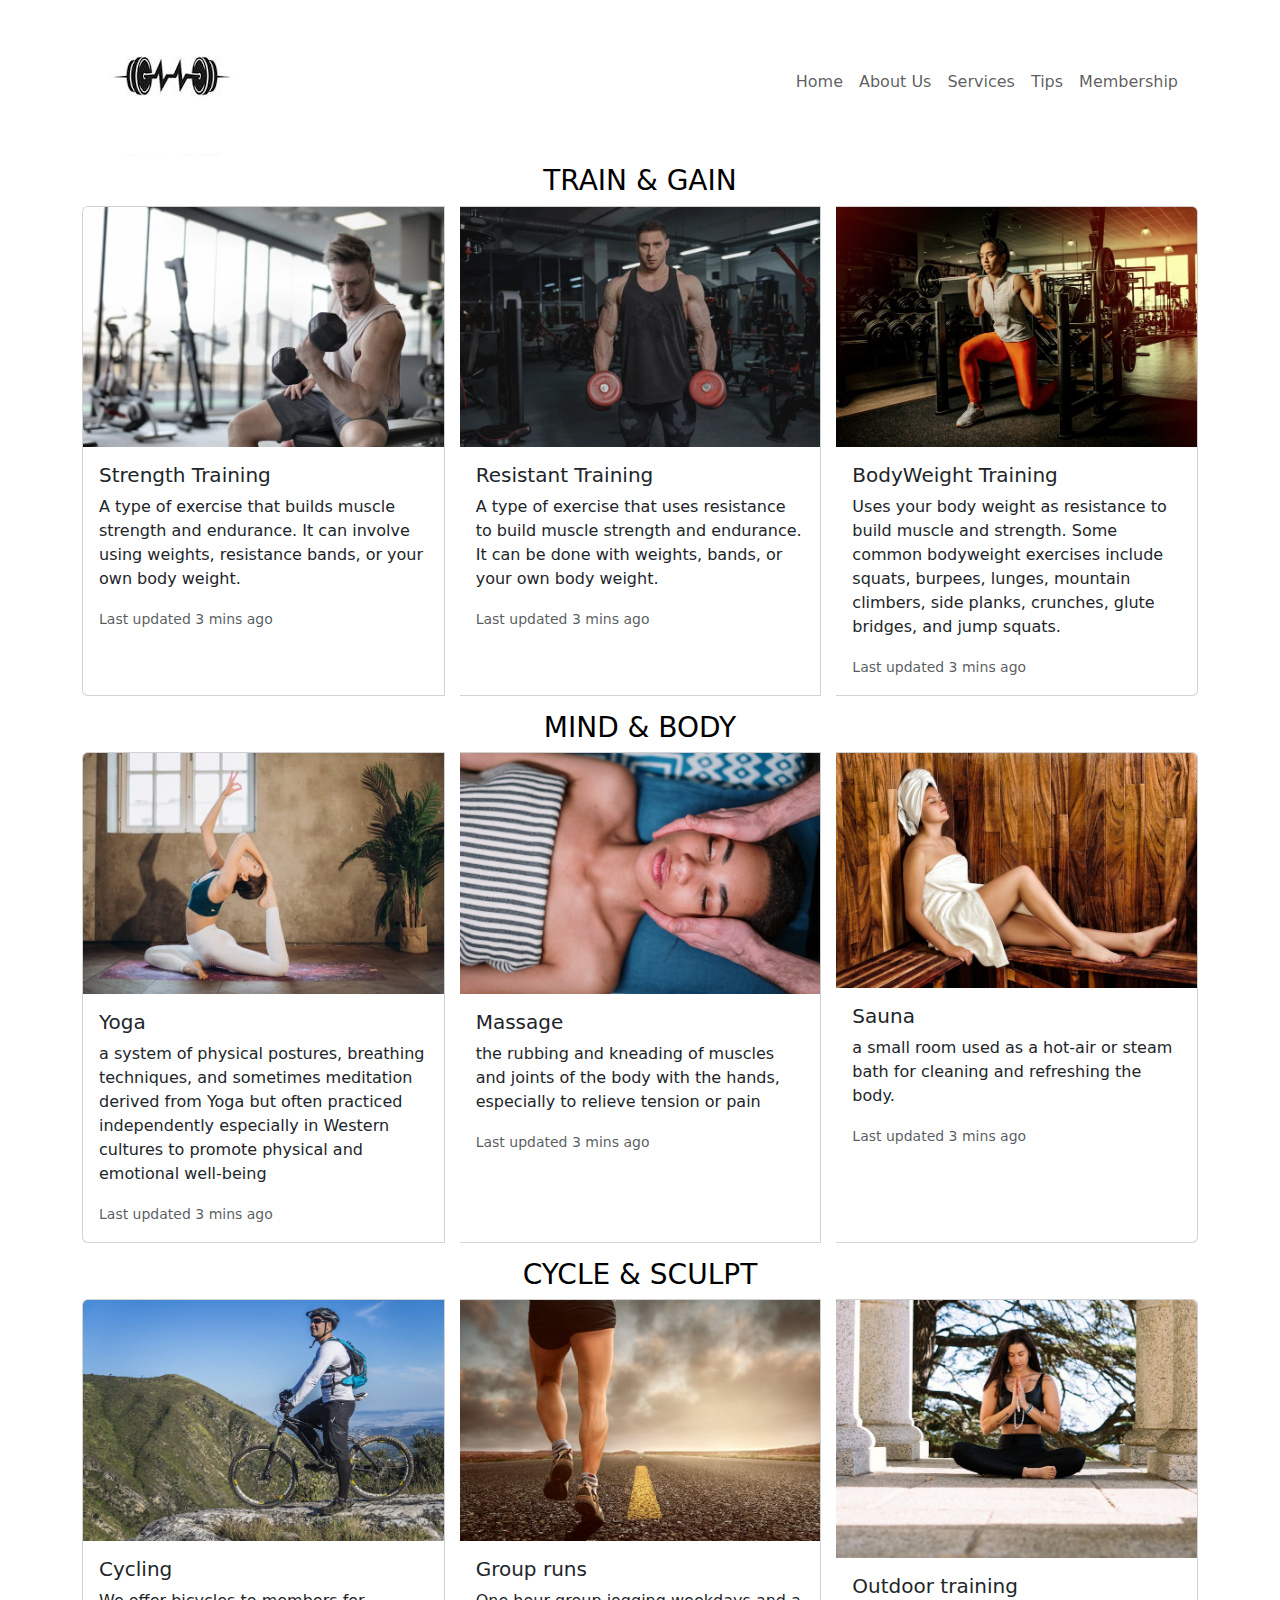
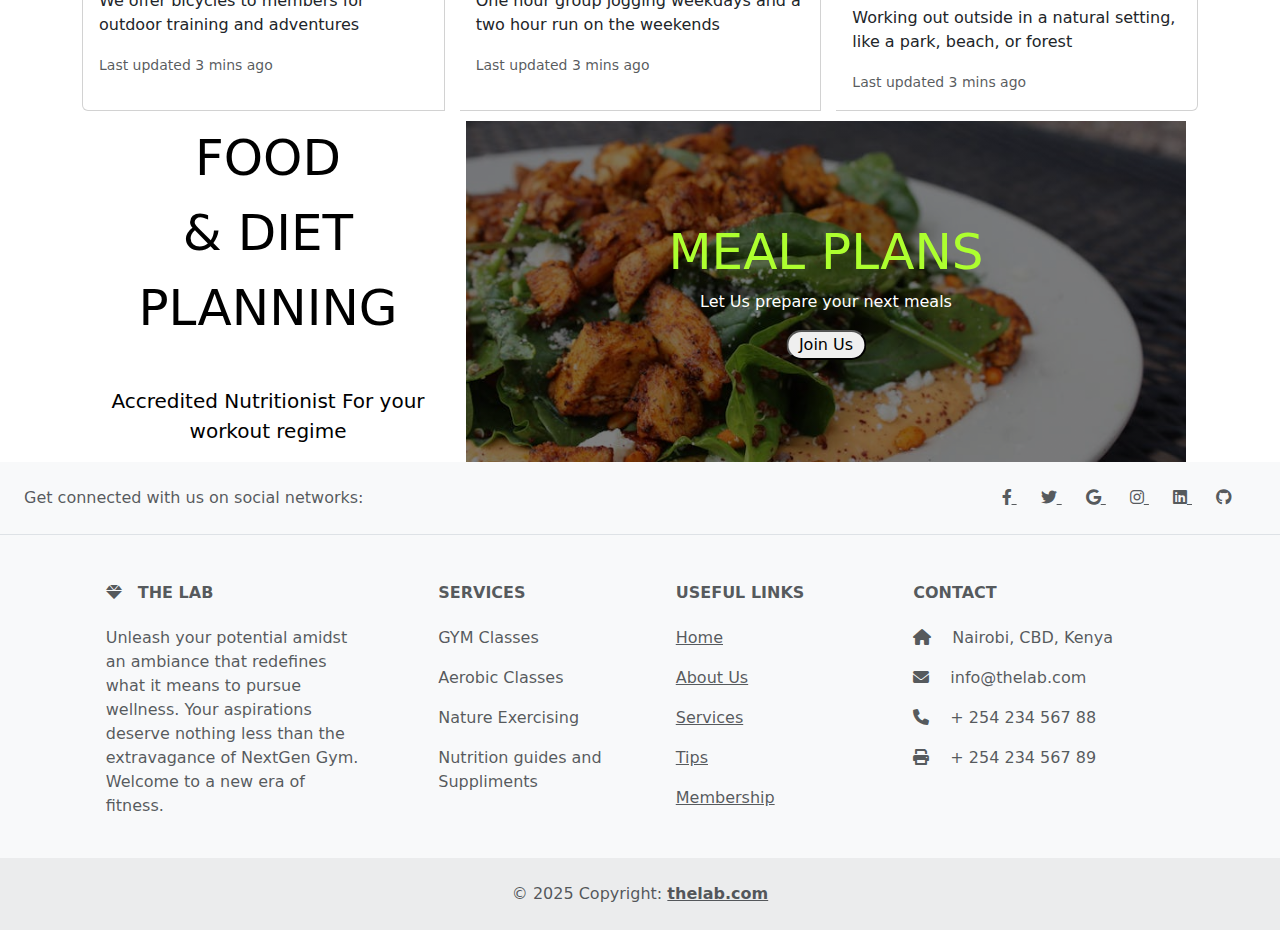
<file: services.html>
<!DOCTYPE html>
<html lang="en">
<head>
    <meta charset="UTF-8">
    <meta name="viewport" content="width=device-width, initial-scale=1.0">
    <title>Services</title>
    <link rel="stylesheet" href="styles.css">
    <link href="https://cdn.jsdelivr.net/npm/bootstrap@5.3.3/dist/css/bootstrap.min.css" rel="stylesheet" integrity="sha384-QWTKZyjpPEjISv5WaRU9OFeRpok6YctnYmDr5pNlyT2bRjXh0JMhjY6hW+ALEwIH" crossorigin="anonymous">
    <link href="https://cdnjs.cloudflare.com/ajax/libs/font-awesome/6.0.0/css/all.min.css" rel="stylesheet">
    <style>
      body{
        background-color: white;
        color:black;
      }
    </style>
</head>
<body>
    
    <div class="container">
      <nav class="navbar navbar-expand-lg">
    <div class="container-fluid">
      <img src="images/logo.jpeg" alt="logo">
      <button class="navbar-toggler" type="button" data-bs-toggle="collapse" data-bs-target="#navbarNav">
        <span class="navbar-toggler-icon"></span>
      </button>
      <div class="collapse navbar-collapse" id="navbarNav">
        <ul class="navbar-nav ms-auto">
          <li class="nav-item"><a class="nav-link" href="index.html">Home</a></li>
          <li class="nav-item"><a class="nav-link" href="about.html">About Us</a></li>
          <li class="nav-item"><a class="nav-link" href="services.html">Services</a></li>
          <li class="nav-item"><a class="nav-link" href="tips.html">Tips</a></li>
          <li class="nav-item"><a class="nav-link" href="membership.html">Membership</a></li>
        </ul>
      </div>
    </div>
  </nav>
      <div>
        <h3 style="text-align: center;">TRAIN & GAIN</h3>
        <div class="card-group" style="gap: 15px;">
          <div class="card">
            <img class="card-img-top" src="images/train one.webp" alt="Card image cap">
            <div class="card-body">
              <h5 class="card-title">Strength Training</h5>
              <p class="card-text"> A type of exercise that builds muscle strength and endurance. It can involve using weights, resistance bands, or your own body weight. </p>
              <p class="card-text"><small class="text-muted">Last updated 3 mins ago</small></p>
            </div>
          </div>
          <div class="card">
            <img class="card-img-top" src="images/train2.webp" alt="Card image cap">
            <div class="card-body">
              <h5 class="card-title">Resistant Training</h5>
              <p class="card-text"> A type of exercise that uses resistance to build muscle strength and endurance. It can be done with weights, bands, or your own body weight. </p>
              <p class="card-text"><small class="text-muted">Last updated 3 mins ago</small></p>
            </div>
          </div>
          <div class="card">
            <img class="card-img-top" src="images/train3.jpeg" alt="Card image cap">
            <div class="card-body">
              <h5 class="card-title">BodyWeight Training</h5>
              <p class="card-text">Uses your body weight as resistance to build muscle and strength. Some common bodyweight exercises include squats, burpees, lunges, mountain climbers, side planks, crunches, glute bridges, and jump squats. </p>
              <p class="card-text"><small class="text-muted">Last updated 3 mins ago</small></p>
            </div>
          </div>
        </div>
      </div>
      <div style="margin-top: 15px;">
        <h3 style="text-align: center;">MIND & BODY</h3>
        <div class="card-group" style="gap: 15px;">
          <div class="card">
            <img class="card-img-top" src="images/yoga1.webp" alt="Card image cap">
            <div class="card-body">
              <h5 class="card-title">Yoga</h5>
              <p class="card-text">a system of physical postures, breathing techniques, and sometimes meditation derived from Yoga but often practiced independently especially in Western cultures to promote physical and emotional well-being</p>
              <p class="card-text"><small class="text-muted">Last updated 3 mins ago</small></p>
            </div>
          </div>
          <div class="card">
            <img class="card-img-top" src="images/yoga2.jpeg" alt="Card image cap">
            <div class="card-body">
              <h5 class="card-title">Massage</h5>
              <p class="card-text">the rubbing and kneading of muscles and joints of the body with the hands, especially to relieve tension or pain</p>
              <p class="card-text"><small class="text-muted">Last updated 3 mins ago</small></p>
            </div>
          </div>
          <div class="card">
            <img class="card-img-top" src="images/sauna.jpeg" alt="Card image cap">
            <div class="card-body">
              <h5 class="card-title">Sauna</h5>
              <p class="card-text">a small room used as a hot-air or steam bath for cleaning and refreshing the body.</p>
              <p class="card-text"><small class="text-muted">Last updated 3 mins ago</small></p>
            </div>
          </div>
        </div>
      </div>
      <div style="margin-top: 15px;">
        <h3 style="text-align: center;">CYCLE & SCULPT</h3>
        <div class="card-group" style="gap: 15px;">
          <div class="card">
            <img class="card-img-top" src="images/cycle1.jpeg" alt="Card image cap">
            <div class="card-body">
              <h5 class="card-title">Cycling</h5>
              <p class="card-text">We offer bicycles to members for outdoor training and adventures</p>
              <p class="card-text"><small class="text-muted">Last updated 3 mins ago</small></p>
            </div>
          </div>
          <div class="card">
            <img class="card-img-top" src="images/running.jpeg" alt="Card image cap">
            <div class="card-body">
              <h5 class="card-title">Group runs</h5>
              <p class="card-text">One hour group jogging weekdays and a two hour run on the weekends</p>
              <p class="card-text"><small class="text-muted">Last updated 3 mins ago</small></p>
            </div>
          </div>
          <div class="card">
            <img class="card-img-top" src="images/outdoor.jpeg" alt="Card image cap">
            <div class="card-body">
              <h5 class="card-title">Outdoor training</h5>
              <p class="card-text">Working out outside in a natural setting, like a park, beach, or forest</p>
              <p class="card-text"><small class="text-muted">Last updated 3 mins ago</small></p>
            </div>
          </div>
        </div>
      </div>
      <div class="container text-center" style="margin-top: 10px;">
        <div class="row">
          <div class="col-sm-4">
            <p style="font-size: 50px;">
              FOOD <br>
            & DIET PLANNING</p><br>
            <p style="font-size: 20px;">Accredited Nutritionist For your workout regime</p>
          </div>
          <div class="col-sm-8">
            <div class="hero-image2">
              <div class="hero-text">
                <h1 style="font-size: 50px; color: greenyellow;" >MEAL PLANS</h1>
                <p>Let Us prepare your next meals</p>
                <a href="membership.html"><button style="border-radius: 30px;width: 80px; height:30px;">Join Us</button></a>
              </div>
            </div>
          </div>
        </div>
        </div>
        </div>
            <!-- Footer -->
<footer class="text-center text-lg-start bg-body-tertiary text-muted footer" >
  <!-- Section: Social media -->
  <section class="d-flex justify-content-center justify-content-lg-between p-4 border-bottom">
    <!-- Left -->
    <div class="me-5 d-none d-lg-block">
      <span>Get connected with us on social networks:</span>
    </div>
    <!-- Left -->

    <!-- Right -->
    <div>
      <a href="" class="me-4 text-reset">
        <i class="fab fa-facebook-f"></i>
      </a>
      <a href="" class="me-4 text-reset">
        <i class="fab fa-twitter"></i>
      </a>
      <a href="" class="me-4 text-reset">
        <i class="fab fa-google"></i>
      </a>
      <a href="" class="me-4 text-reset">
        <i class="fab fa-instagram"></i>
      </a>
      <a href="" class="me-4 text-reset">
        <i class="fab fa-linkedin"></i>
      </a>
      <a href="" class="me-4 text-reset">
        <i class="fab fa-github"></i>
      </a>
    </div>
    <!-- Right -->
  </section>
  <!-- Section: Social media -->

  <!-- Section: Links  -->
  <section class="">
    <div class="container text-center text-md-start mt-5">
      <!-- Grid row -->
      <div class="row mt-3">
        <!-- Grid column -->
        <div class="col-md-3 col-lg-4 col-xl-3 mx-auto mb-4">
          <!-- Content -->
          <h6 class="text-uppercase fw-bold mb-4">
            <i class="fas fa-gem me-3"></i>THE LAB
          </h6>
          <p>
            Unleash your potential amidst an ambiance that redefines what it means to pursue wellness. Your aspirations deserve nothing less than the extravagance of NextGen Gym. Welcome to a new era of fitness.
          </p>
        </div>
        <!-- Grid column -->

        <!-- Grid column -->
        <div class="col-md-2 col-lg-2 col-xl-2 mx-auto mb-4">
          <!-- Links -->
          <h6 class="text-uppercase fw-bold mb-4">
            SERVICES
          </h6>
          <p>
            GYM Classes
          </p>
          <p>
            Aerobic Classes
          </p>
          <p>
            Nature Exercising
          </p>
          <p>
            Nutrition guides and Suppliments
          </p>
        </div>
        <!-- Grid column -->

        <!-- Grid column -->
        <div class="col-md-3 col-lg-2 col-xl-2 mx-auto mb-4">
          <!-- Links -->
          <h6 class="text-uppercase fw-bold mb-4">
            Useful links
          </h6>
          <p>
            <a href="index.html" class="text-reset">Home</a>
          </p>
          <p>
            <a href="about.html" class="text-reset">About Us</a>
          </p>
          <p>
            <a href="services.html" class="text-reset">Services</a>
          </p>
          <p>
            <a href="tips.html" class="text-reset">Tips</a>
          </p>
          <p>
            <a href="membership.html" class="text-reset">Membership</a>
          </p>
        </div>
        <!-- Grid column -->

        <!-- Grid column -->
        <div class="col-md-4 col-lg-3 col-xl-3 mx-auto mb-md-0 mb-4">
          <!-- Links -->
          <h6 class="text-uppercase fw-bold mb-4">Contact</h6>
          <p><i class="fas fa-home me-3"></i> Nairobi, CBD, Kenya</p>
          <p>
            <i class="fas fa-envelope me-3"></i>
            info@thelab.com
          </p>
          <p><i class="fas fa-phone me-3"></i> + 254 234 567 88</p>
          <p><i class="fas fa-print me-3"></i> + 254 234 567 89</p>
        </div>
        <!-- Grid column -->
      </div>
      <!-- Grid row -->
    </div>
  </section>
  <!-- Section: Links  -->

  <!-- Copyright -->
  <div class="text-center p-4" style="background-color: rgba(0, 0, 0, 0.05);">
    © 2025 Copyright:
    <a class="text-reset fw-bold" href="index.html">thelab.com</a>
  </div>
  <!-- Copyright -->
</footer>
<!-- Footer -->






    <script src="https://cdn.jsdelivr.net/npm/bootstrap@5.3.3/dist/js/bootstrap.bundle.min.js" integrity="sha384-YvpcrYf0tY3lHB60NNkmXc5s9fDVZLESaAA55NDzOxhy9GkcIdslK1eN7N6jIeHz" crossorigin="anonymous"></script> 
    <script src="https://cdn.jsdelivr.net/npm/@popperjs/core@2.11.8/dist/umd/popper.min.js" integrity="sha384-I7E8VVD/ismYTF4hNIPjVp/Zjvgyol6VFvRkX/vR+Vc4jQkC+hVqc2pM8ODewa9r" crossorigin="anonymous"></script>
    <script src="https://cdn.jsdelivr.net/npm/bootstrap@5.3.3/dist/js/bootstrap.min.js" integrity="sha384-0pUGZvbkm6XF6gxjEnlmuGrJXVbNuzT9qBBavbLwCsOGabYfZo0T0to5eqruptLy" crossorigin="anonymous"></script>   
</body>

</html>
</file>
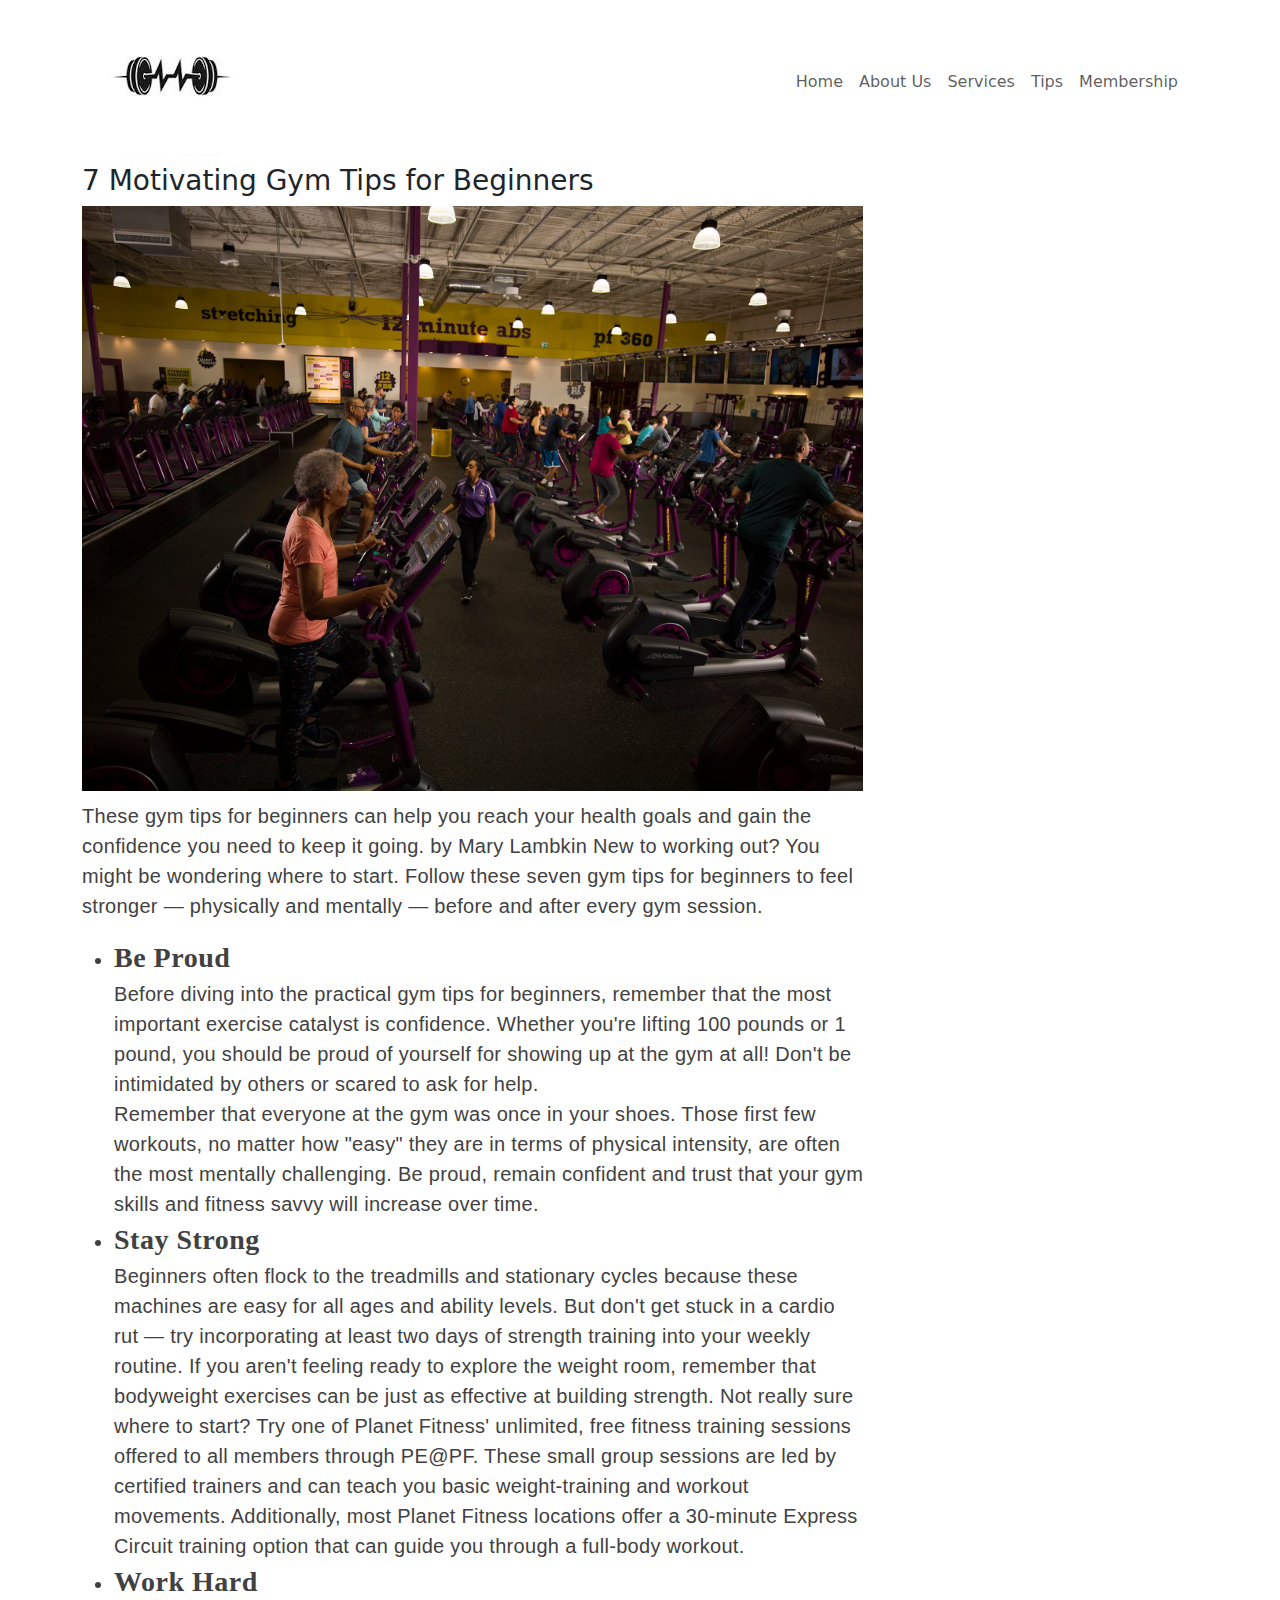
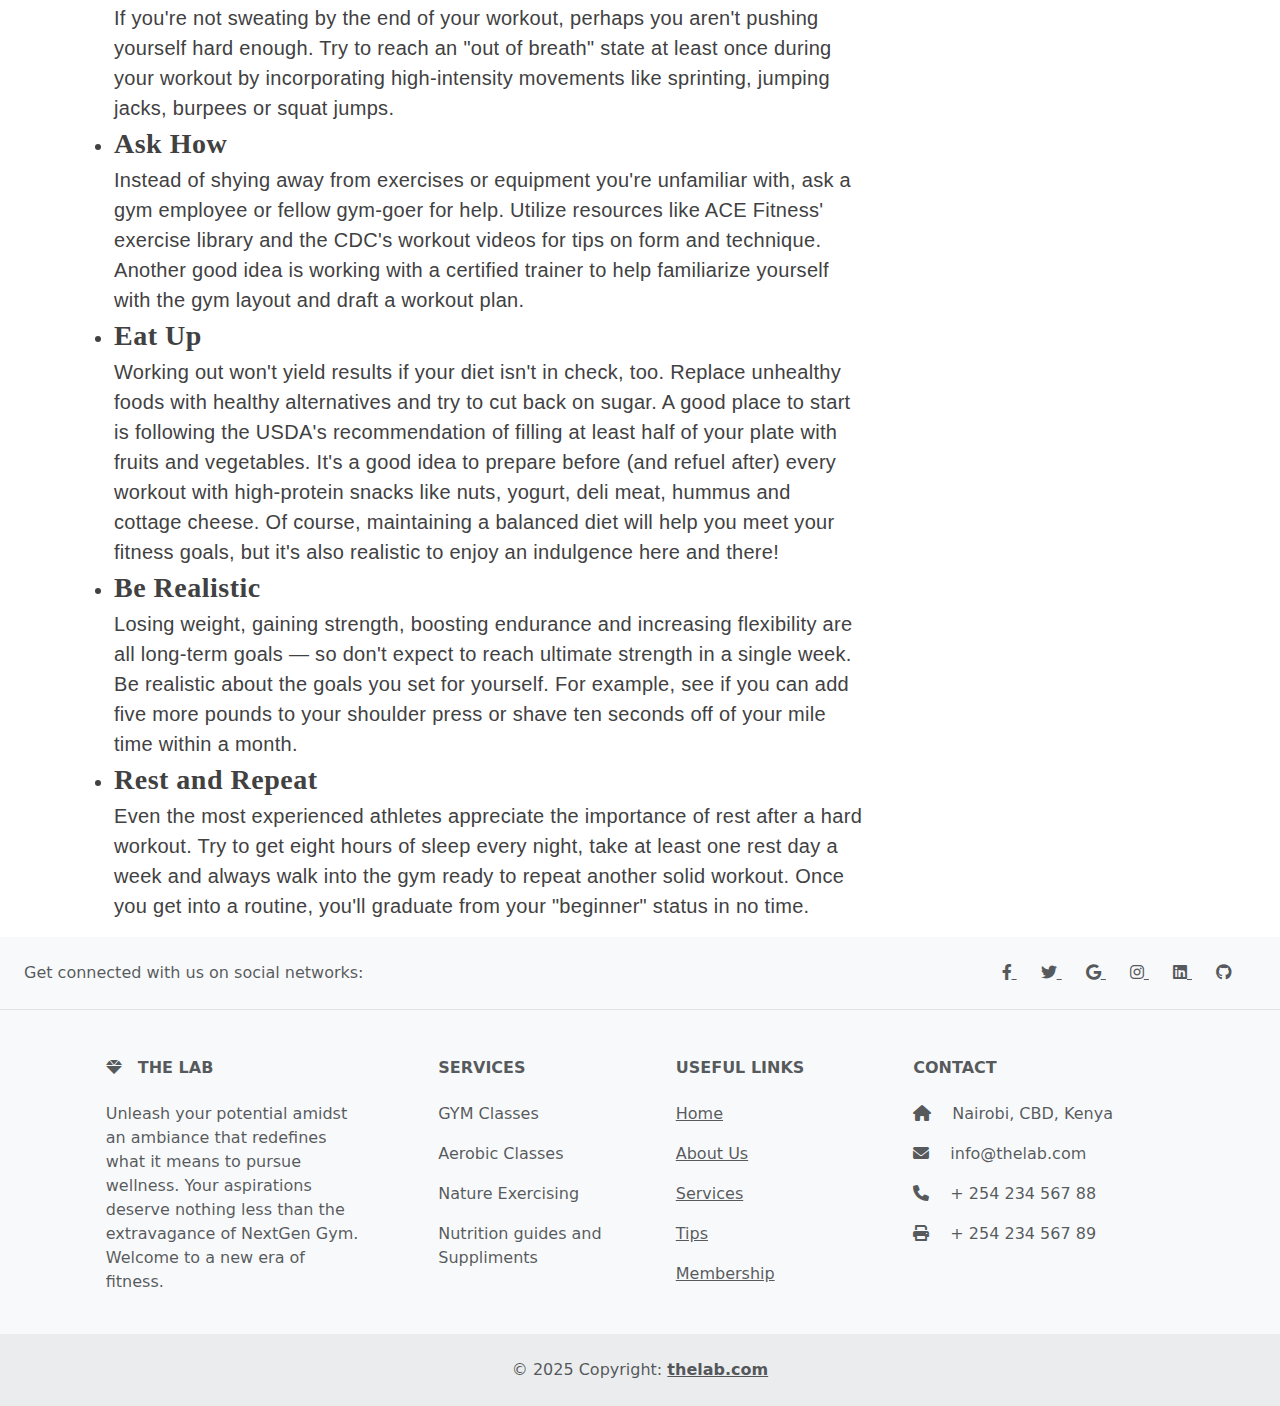
<file: tips.html>
<!DOCTYPE html>
<html lang="en">
<head>
    <meta charset="UTF-8">
    <meta name="viewport" content="width=device-width, initial-scale=1.0">
    <title>Tips</title>
    <link rel="stylesheet" href="styles.css">
    <link href="https://cdn.jsdelivr.net/npm/bootstrap@5.3.3/dist/css/bootstrap.min.css" rel="stylesheet" integrity="sha384-QWTKZyjpPEjISv5WaRU9OFeRpok6YctnYmDr5pNlyT2bRjXh0JMhjY6hW+ALEwIH" crossorigin="anonymous">
    <link href="https://cdnjs.cloudflare.com/ajax/libs/font-awesome/6.0.0/css/all.min.css" rel="stylesheet">
</head>
<body>
  <div class="container">
    <nav class="navbar navbar-expand-lg">
  <div class="container-fluid">
    <img src="images/logo.jpeg" alt="logo">
    <button class="navbar-toggler" type="button" data-bs-toggle="collapse" data-bs-target="#navbarNav">
      <span class="navbar-toggler-icon"></span>
    </button>
    <div class="collapse navbar-collapse" id="navbarNav">
      <ul class="navbar-nav ms-auto">
        <li class="nav-item"><a class="nav-link" href="index.html">Home</a></li>
        <li class="nav-item"><a class="nav-link" href="about.html">About Us</a></li>
        <li class="nav-item"><a class="nav-link" href="services.html">Services</a></li>
        <li class="nav-item"><a class="nav-link" href="tips.html">Tips</a></li>
        <li class="nav-item"><a class="nav-link" href="membership.html">Membership</a></li>
      </ul>
    </div>
  </div>
</nav>
<div>
  <h3>7 Motivating Gym Tips for Beginners</h3>
</div>
<div>
  <img src="images/tips.jpg" class="img-fluid" alt="Responsive image" height="200px" width="70%">
</div>
<div class="tips" style="margin-top: 10px; width: 70%;">
  <p>These gym tips for beginners can help you reach your health goals and gain the confidence you need to keep it going.
    by Mary Lambkin
    
    New to working out? You might be wondering where to start. Follow these seven gym tips for beginners to feel stronger — physically and mentally — before and after every gym session.</p>
</div>
<div class="tips" style="margin-top: 10px; width: 70%;">
  <ul>
    <li><span class="tipheader">Be Proud</span><br>
      Before diving into the practical gym tips for beginners, remember that the most important exercise catalyst is confidence. Whether you're lifting 100 pounds or 1 pound, you should be proud of yourself for showing up at the gym at all! Don't be intimidated by others or scared to ask for help. <br>
      
      Remember that everyone at the gym was once in your shoes. Those first few workouts, no matter how "easy" they are in terms of physical intensity, are often the most mentally challenging. Be proud, remain confident and trust that your gym skills and fitness savvy will increase over time.</li>
    <li>
      <span class="tipheader">Stay Strong</span> <br>
      Beginners often flock to the treadmills and stationary cycles because these machines are easy for all ages and ability levels. But don't get stuck in a cardio rut — try incorporating at least two days of strength training into your weekly routine. If you aren't feeling ready to explore the weight room, remember that bodyweight exercises can be just as effective at building strength.
      
      Not really sure where to start? Try one of Planet Fitness' unlimited, free fitness training sessions offered to all members through PE@PF. These small group sessions are led by certified trainers and can teach you basic weight-training and workout movements. Additionally, most Planet Fitness locations offer a 30-minute Express Circuit training option that can guide you through a full-body workout.
    </li>
    <li><span class="tipheader">Work Hard</span><br>
      If you're not sweating by the end of your workout, perhaps you aren't pushing yourself hard enough. Try to reach an "out of breath" state at least once during your workout by incorporating high-intensity movements like sprinting, jumping jacks, burpees or squat jumps.</li>
    <li><span class="tipheader">Ask How</span></b><br>
      Instead of shying away from exercises or equipment you're unfamiliar with, ask a gym employee or fellow gym-goer for help. Utilize resources like ACE Fitness' exercise library and the CDC's workout videos for tips on form and technique. Another good idea is working with a certified trainer to help familiarize yourself with the gym layout and draft a workout plan.</li>
    <li><span class="tipheader">Eat Up</span><br>
      Working out won't yield results if your diet isn't in check, too. Replace unhealthy foods with healthy alternatives and try to cut back on sugar. A good place to start is following the USDA's recommendation of filling at least half of your plate with fruits and vegetables.
      
      It's a good idea to prepare before (and refuel after) every workout with high-protein snacks like nuts, yogurt, deli meat, hummus and cottage cheese. Of course, maintaining a balanced diet will help you meet your fitness goals, but it's also realistic to enjoy an indulgence here and there!</li>
    <li><span class="tipheader">Be Realistic</span><br>
      Losing weight, gaining strength, boosting endurance and increasing flexibility are all long-term goals — so don't expect to reach ultimate strength in a single week. Be realistic about the goals you set for yourself. For example, see if you can add five more pounds to your shoulder press or shave ten seconds off of your mile time within a month.</li>
    <li><span class="tipheader">Rest and Repeat</span><br>
      Even the most experienced athletes appreciate the importance of rest after a hard workout. Try to get eight hours of sleep every night, take at least one rest day a week and always walk into the gym ready to repeat another solid workout. Once you get into a routine, you'll graduate from your "beginner" status in no time.</li>
  </ul>
</div>
</div>
<footer class="text-center text-lg-start bg-body-tertiary text-muted footer">
  <!-- Section: Social media -->
  <section class="d-flex justify-content-center justify-content-lg-between p-4 border-bottom">
    <!-- Left -->
    <div class="me-5 d-none d-lg-block">
      <span>Get connected with us on social networks:</span>
    </div>
    <!-- Left -->

    <!-- Right -->
    <div>
      <a href="" class="me-4 text-reset">
        <i class="fab fa-facebook-f"></i>
      </a>
      <a href="" class="me-4 text-reset">
        <i class="fab fa-twitter"></i>
      </a>
      <a href="" class="me-4 text-reset">
        <i class="fab fa-google"></i>
      </a>
      <a href="" class="me-4 text-reset">
        <i class="fab fa-instagram"></i>
      </a>
      <a href="" class="me-4 text-reset">
        <i class="fab fa-linkedin"></i>
      </a>
      <a href="" class="me-4 text-reset">
        <i class="fab fa-github"></i>
      </a>
    </div>
    <!-- Right -->
  </section>
  <!-- Section: Social media -->

  <!-- Section: Links  -->
  <section class="">
    <div class="container text-center text-md-start mt-5">
      <!-- Grid row -->
      <div class="row mt-3">
        <!-- Grid column -->
        <div class="col-md-3 col-lg-4 col-xl-3 mx-auto mb-4">
          <!-- Content -->
          <h6 class="text-uppercase fw-bold mb-4">
            <i class="fas fa-gem me-3"></i>THE LAB
          </h6>
          <p>
            Unleash your potential amidst an ambiance that redefines what it means to pursue wellness. Your aspirations deserve nothing less than the extravagance of NextGen Gym. Welcome to a new era of fitness.
          </p>
        </div>
        <!-- Grid column -->

        <!-- Grid column -->
        <div class="col-md-2 col-lg-2 col-xl-2 mx-auto mb-4">
          <!-- Links -->
          <h6 class="text-uppercase fw-bold mb-4">
            SERVICES
          </h6>
          <p>
            GYM Classes
          </p>
          <p>
            Aerobic Classes
          </p>
          <p>
            Nature Exercising
          </p>
          <p>
            Nutrition guides and Suppliments
          </p>
        </div>
        <!-- Grid column -->

        <!-- Grid column -->
        <div class="col-md-3 col-lg-2 col-xl-2 mx-auto mb-4">
          <!-- Links -->
          <h6 class="text-uppercase fw-bold mb-4">
            Useful links
          </h6>
          <p>
            <a href="index.html" class="text-reset">Home</a>
          </p>
          <p>
            <a href="about.html" class="text-reset">About Us</a>
          </p>
          <p>
            <a href="services.html" class="text-reset">Services</a>
          </p>
          <p>
            <a href="tips.html" class="text-reset">Tips</a>
          </p>
          <p>
            <a href="membership.html" class="text-reset">Membership</a>
          </p>
        </div>
        <!-- Grid column -->

        <!-- Grid column -->
        <div class="col-md-4 col-lg-3 col-xl-3 mx-auto mb-md-0 mb-4">
          <!-- Links -->
          <h6 class="text-uppercase fw-bold mb-4">Contact</h6>
          <p><i class="fas fa-home me-3"></i> Nairobi, CBD, Kenya</p>
          <p>
            <i class="fas fa-envelope me-3"></i>
            info@thelab.com
          </p>
          <p><i class="fas fa-phone me-3"></i> + 254 234 567 88</p>
          <p><i class="fas fa-print me-3"></i> + 254 234 567 89</p>
        </div>
        <!-- Grid column -->
      </div>
      <!-- Grid row -->
    </div>
  </section>
  <!-- Section: Links  -->

  <!-- Copyright -->
  <div class="text-center p-4" style="background-color: rgba(0, 0, 0, 0.05);">
    © 2025 Copyright:
    <a class="text-reset fw-bold" href="index.html" >thelab.com</a>
  </div>
  <!-- Copyright -->
</footer>
<!-- Footer -->



    <script src="https://cdn.jsdelivr.net/npm/bootstrap@5.3.3/dist/js/bootstrap.bundle.min.js" integrity="sha384-YvpcrYf0tY3lHB60NNkmXc5s9fDVZLESaAA55NDzOxhy9GkcIdslK1eN7N6jIeHz" crossorigin="anonymous"></script> 
    <script src="https://cdn.jsdelivr.net/npm/@popperjs/core@2.11.8/dist/umd/popper.min.js" integrity="sha384-I7E8VVD/ismYTF4hNIPjVp/Zjvgyol6VFvRkX/vR+Vc4jQkC+hVqc2pM8ODewa9r" crossorigin="anonymous"></script>
    <script src="https://cdn.jsdelivr.net/npm/bootstrap@5.3.3/dist/js/bootstrap.min.js" integrity="sha384-0pUGZvbkm6XF6gxjEnlmuGrJXVbNuzT9qBBavbLwCsOGabYfZo0T0to5eqruptLy" crossorigin="anonymous"></script>   
</body>

</html>
</file>
<file: styles.css>
.first{
    /* background-size: auto; */
    background-size: cover;
    background-position: center;
    height: 500px;
    text-align: center;
    

}
.firstm li{
    list-style: none;
    font-size: 30p;
    

}
.nav{
    background-color: transparent;
    justify-content: space-between;
}
/* .nav-underline .nav-link {
    position: relative;
} */
/* .nav .nav-link::after {
    content: '';
    position: absolute;
    left: 0;
    bottom: -2px;
    width: 100%;
    height: 2px;
    background-color: gold;
    transform: scaleX(0);
    transition: transform 0.3s ease-in-out;
}
.nav .nav-link:hover::after { */
    /* transform: scaleX(1);
} */
.hero-image {
    background-image: linear-gradient(rgba(0, 0, 0, 0.5), rgba(0, 0, 0, 0.5)), url("images/gym.jpeg");
    height: 100%;
    background-position: center;
    background-repeat: no-repeat;
    background-size: cover;
    position: relative;
  }
  .hero-text {
    text-align: center;
    position: absolute;
    top: 50%;
    left: 50%;
    transform: translate(-50%, -50%);
    color: white;
  }
  .hero-image2{
    background-image: linear-gradient(rgba(0, 0, 0, 0.5), rgba(0, 0, 0, 0.5)), url("images/foods.jpeg");
    height: 100%;
    background-position: center;
    background-repeat: no-repeat;
    background-size: cover;
    position: relative;
  }
  .pricing-table{
    display: grid;
    grid-template-columns: repeat(3, minmax(300px, 1fr));
    gap: 60px;
    max-width: 1200px;
    width: 100px;
    margin-left: 60px;
    padding-top: 20px;

  }
.pricing-card{
    background: linear-gradient(135deg,#0f2027 0%, #203a43, #2c5364 100%);
    padding: 40px;
    border-radius: 15px;
    box-shadow: 15px 35px 35px rgba(0, 0, 0, 0.5), -15px -35px 35px rgba(0, 0, 0, 0.1);
    transition: transform 0.3s ease;
    position : relative;
    overflow-x: hidden;
}

.form-control {
    background-color: #333;
    color: white;
    border: 1px solid #444;
}

.form-control:focus {
    background-color: #444;
    color: white;
    border-color: cornflowerblue;
    box-shadow: 0 0 0 0.25rem rgba(100, 149, 237, 0.25);
}

.form-label {
    margin-bottom: 0.5rem;
}

.bg-image {
    margin-bottom: 0;
    padding-bottom: 0;
}
 /* .card-group{
    display: flex;
    flex-wrap: wrap;
    justify-content: center;
    gap: 20px;
    margin-top: 20px;
}  */
.tips{
    font-size: 20px;
    line-height: 1.5;
    color: #414142;
    letter-spacing: .3px;
    font-family: "Barlow Condensed", "Arial Narrow", "Roboto Condensed", "Open Sans Condensed", sans-serif;
}
.tipheader{
    font-size: 28px;
    font-family: "Roboto Slab", serif;
    font-weight: 800;
    letter-spacing: .5px;
}
.navbar ul li a:hover{
    background-color: greenyellow;
}
footer h6:hover{
    background-color: greenyellow;
}

/* Responsive styles */
@media (max-width: 768px) {
  /* Hero section */
  .bg-image {
    height: 60vh !important;
  }
  .bg-image h1 {
    font-size: 2rem;
    text-align: center;
  }

  /* Pricing table */
  .pricing-table {
    flex-direction: column;
    align-items: center;
    gap: 2rem;
  }
  .pricing-card {
    width: 100%;
    max-width: 350px;
  }

  /* Form */
  .container.mt-5.mb-5 {
    padding: 0 15px;
  }
}

/* Additional responsive adjustments */
@media (max-width: 576px) {
  .container {
    padding: 0 10px;
  }
  
  h2, h3 {
    font-size: 1.5rem;
  }
  
  .footer .row {
    text-align: center;
  }
  
  .social-icons {
    justify-content: center;
  }
}
</file>
